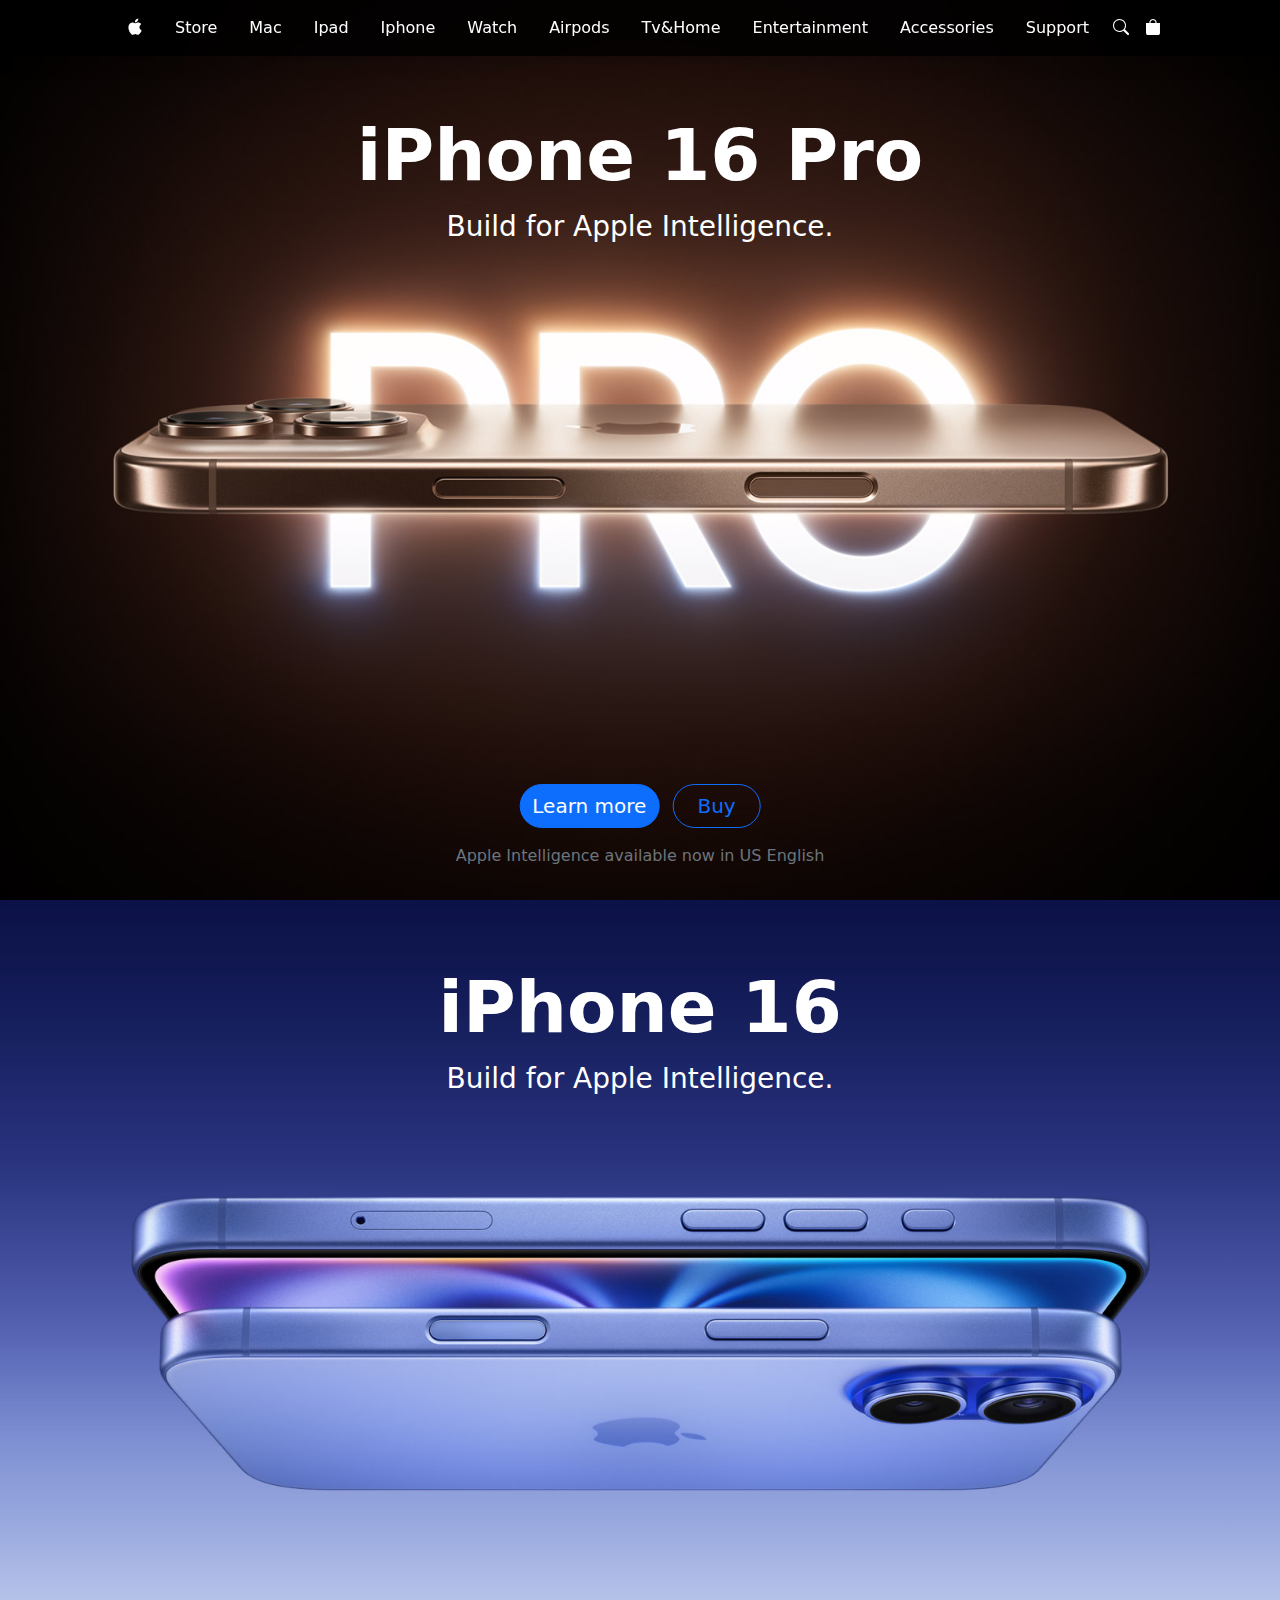
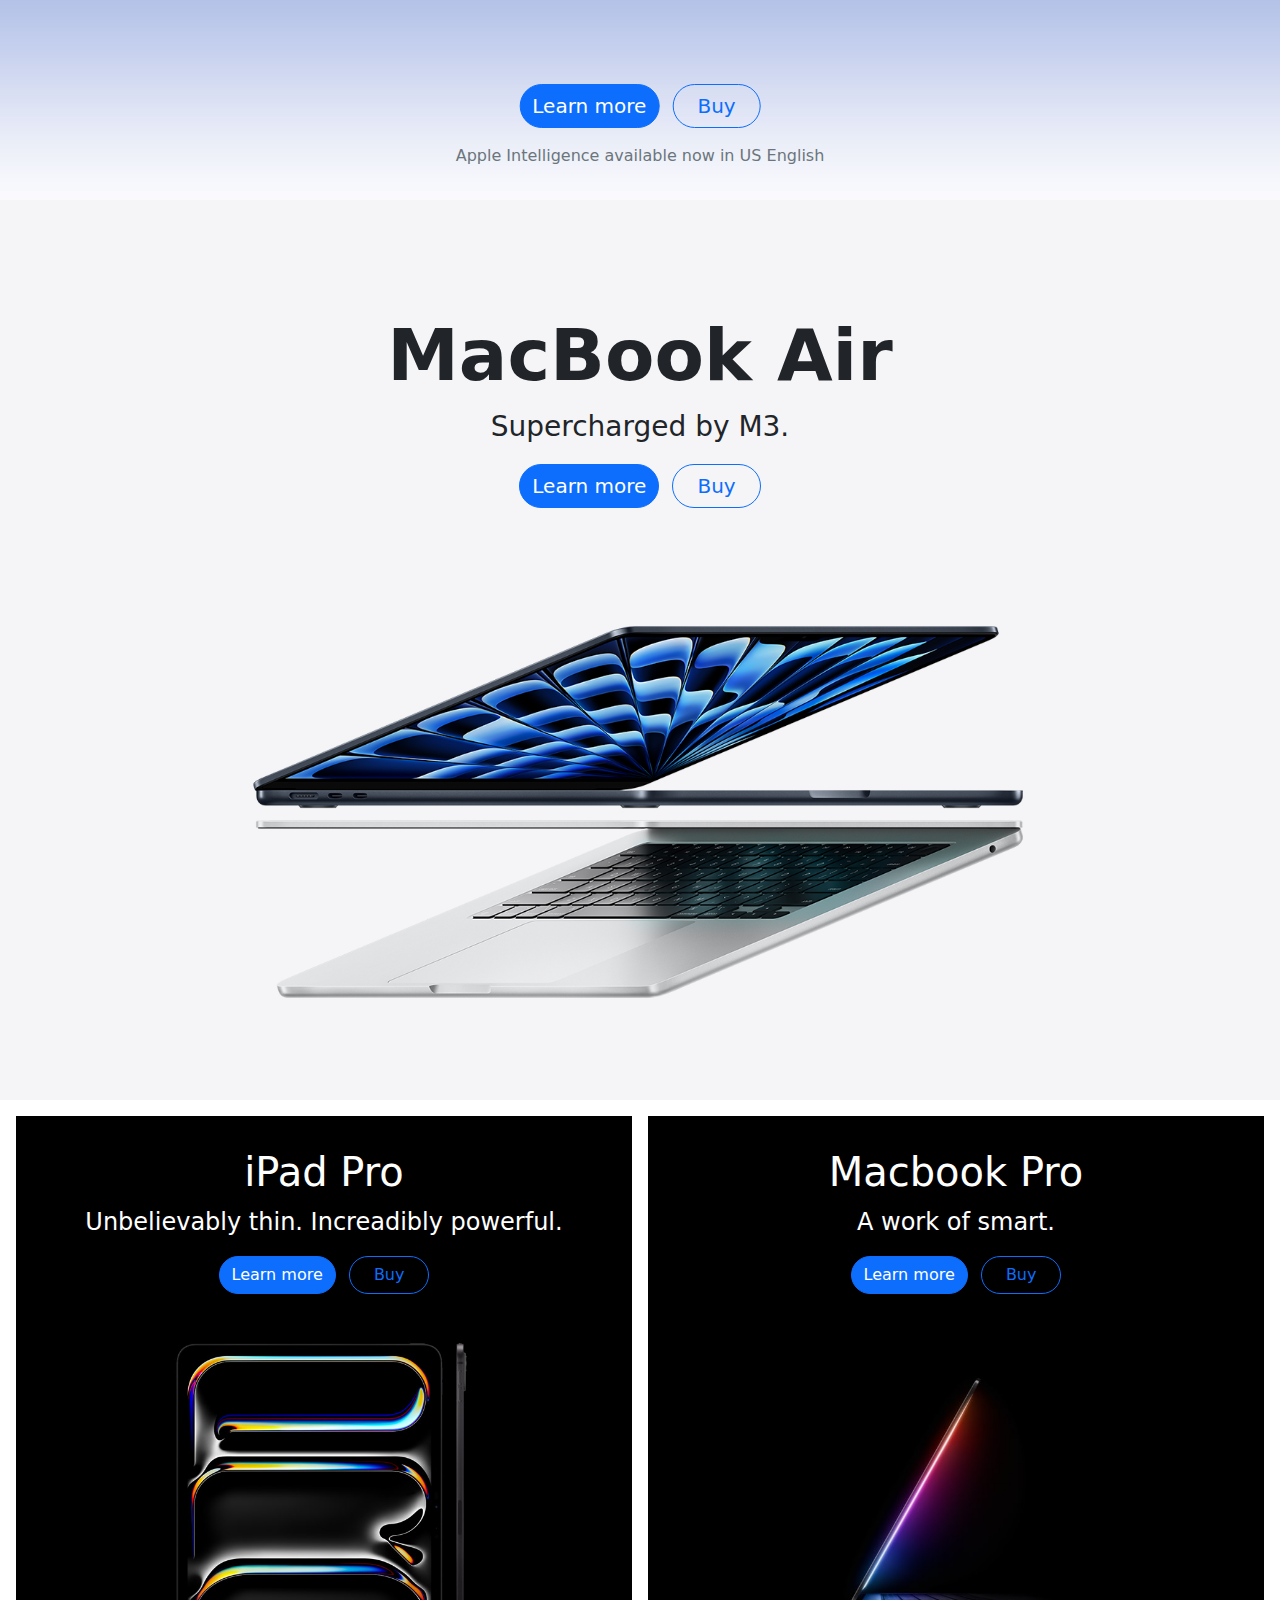
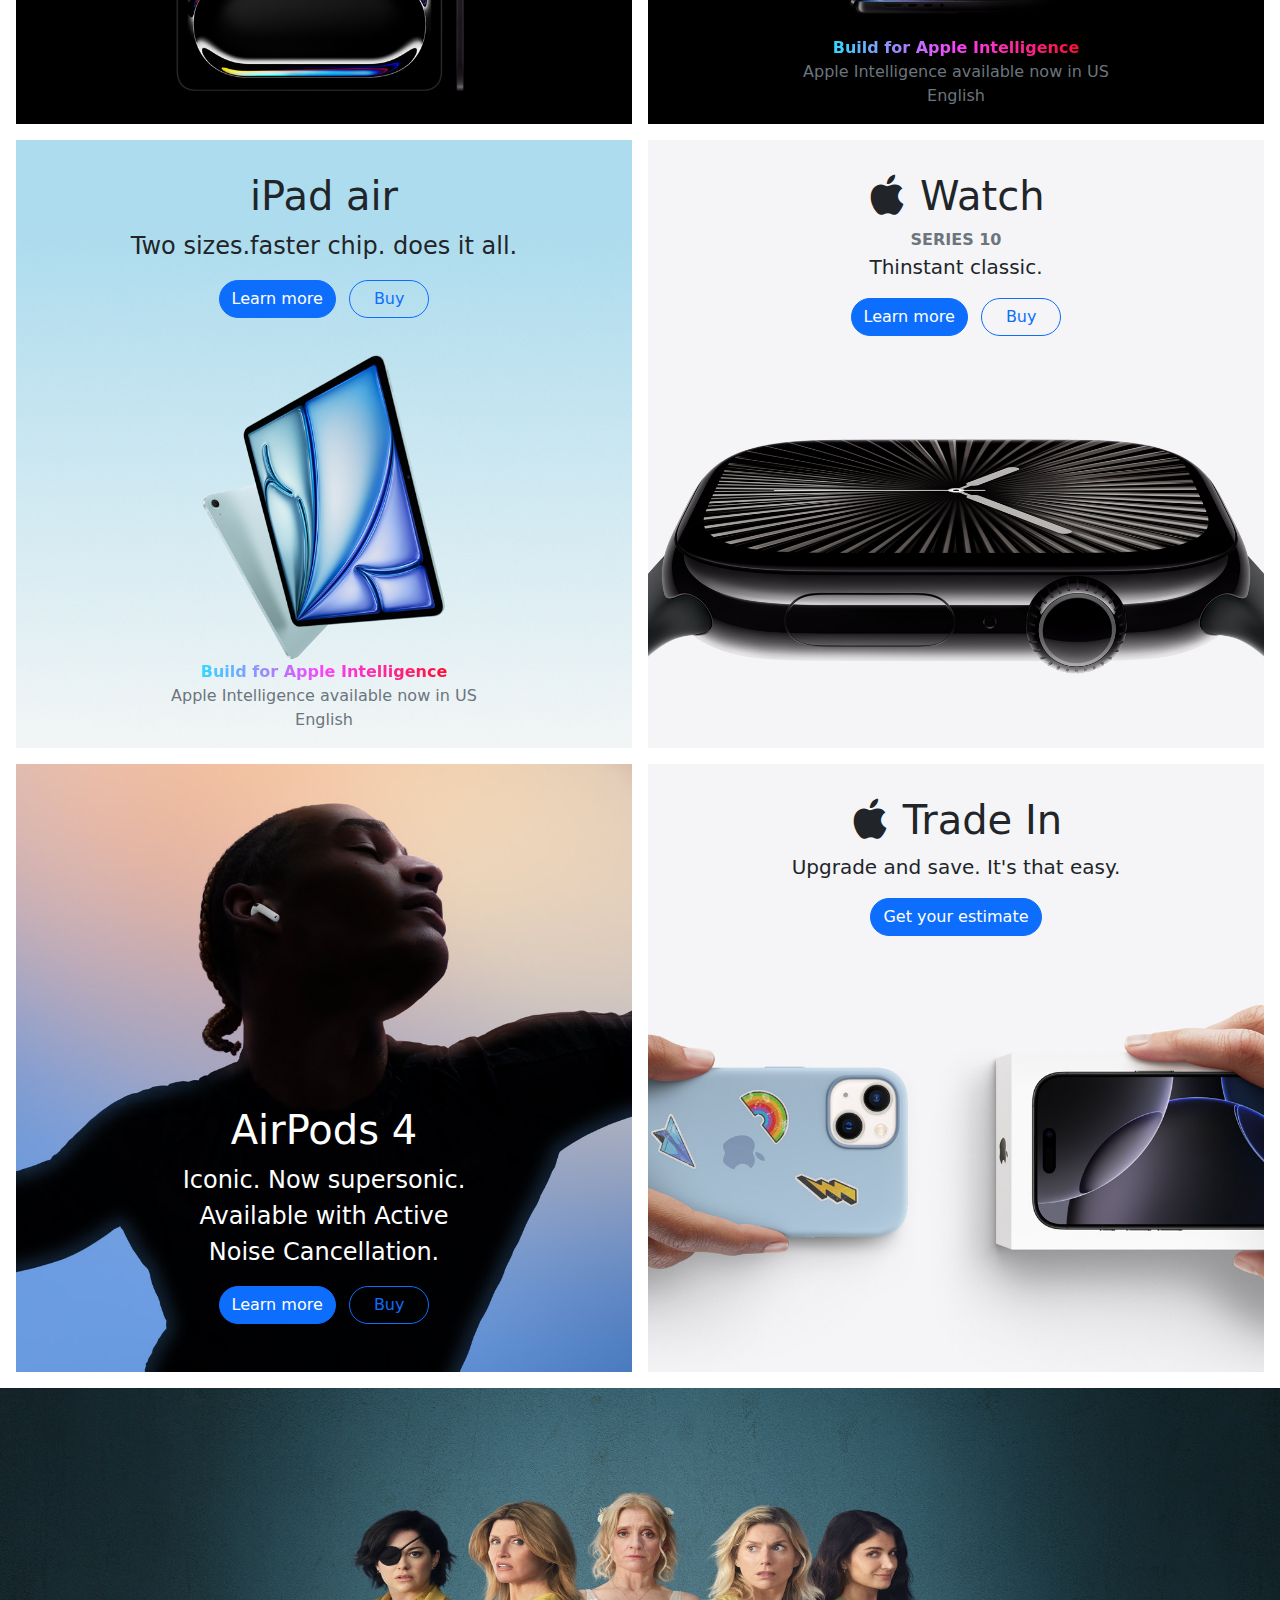
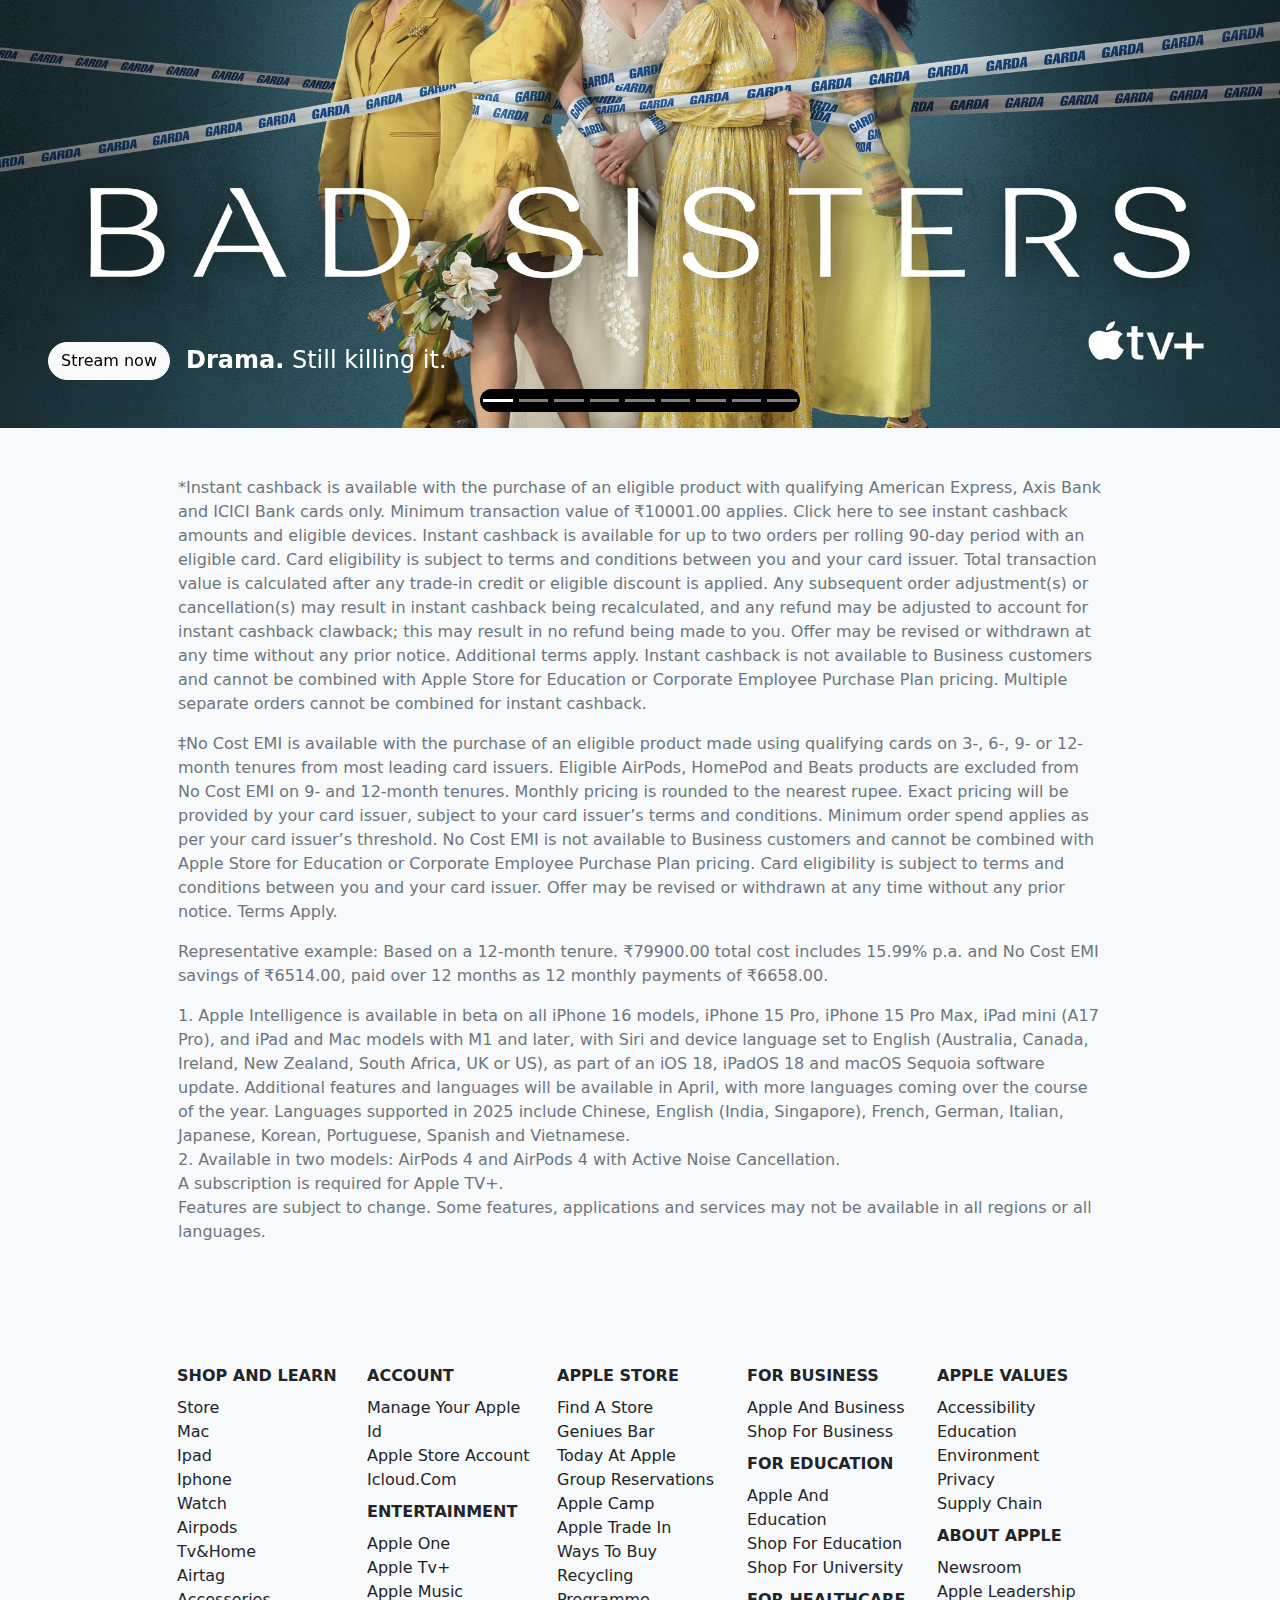
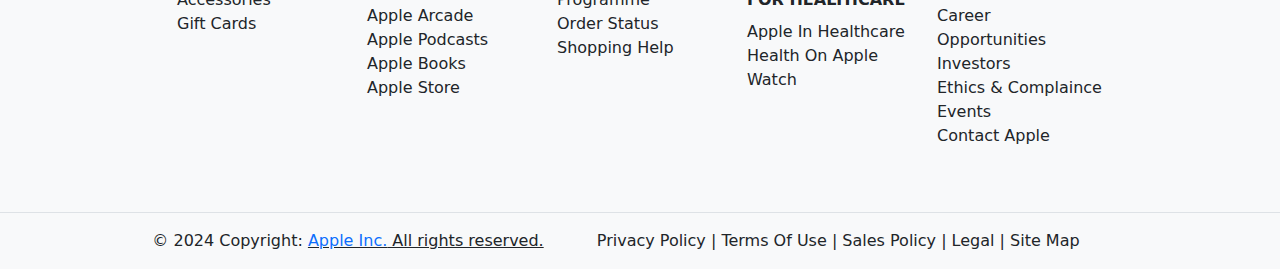
<file: Apple clone/index.html>
<!DOCTYPE html>
<html lang="en">
  <head>
    <meta charset="UTF-8" />
    <meta name="viewport" content="width=device-width, initial-scale=1.0" />
    <title>Apple Clone</title>

    <link rel="stylesheet" href="style/bootstrap.min.css" type="text/css" />
    <link rel="stylesheet" href="bt-icons/bootstrap-icons.min.css" type="text/css" />
    <link rel="stylesheet" href="style/style.css" />
  </head>
  <body>
    <!------------------------ N A V I G A T I O N - B A R --------------------------->
    <header>
      <nav class="navbar navbar-expand-lg fixed-top shadow">
        <div class="container-fluid">
          <button class="navbar-toggler" type="button" data-bs-toggle="collapse" data-bs-target="#navbarSupportedContent">
            <span class="navbar-toggler-icon"></span>
          </button>
          <div class="collapse navbar-collapse" id="navbarSupportedContent">
            <ul class="navbar-nav mx-auto d-flex align-items-center gap-3 mb-lg-0 text-capitalize">
              <a class="nav-link text-white active" href="#home-page"><i class="bi bi-apple"></i></a>

              <li class="nav-item">
                <a class="nav-link text-white" href="#store">store</a>
              </li>
              <li class="nav-item">
                <a class="nav-link text-white" href="#mac-section">mac</a>
              </li>
              <li class="nav-item">
                <a class="nav-link text-white" href="#ipad-section">ipad</a>
              </li>
              <li class="nav-item">
                <a class="nav-link text-white" href="#iphone-section">iphone</a>
              </li>
              <li class="nav-item">
                <a class="nav-link text-white" href="#watch-section">watch</a>
              </li>
              <li class="nav-item">
                <a class="nav-link text-white" href="#airpods-section">airpods</a>
              </li>
              <li class="nav-item">
                <a class="nav-link text-white" href="#tv-and-home-section">tv&home</a>
              </li>
              <li class="nav-item">
                <a class="nav-link text-white" href="#entertainment-section">entertainment</a>
              </li>
              <li class="nav-item">
                <a class="nav-link text-white" href="#accessories-section">accessories</a>
              </li>
              <li class="nav-item">
                <a class="nav-link text-white" href="#support-section">support</a>
              </li>
              <i class="bi bi-search text-white"></i>
              <i class="bi bi-bag-fill text-white"></i>
            </ul>
          </div>
        </div>
      </nav>
    </header>
    <!------------------------ N A V I G A T I O N - B A R --------------------------->
    <main>
      <!----------------------------- H O M E - P A G E ----------------------------->
      <article id="home-page">
        <div class="container-fluid px-0">
          <!-- container-fluid -->

          <!--------- B A N N E R - S E C T I O N ---------->
          <section class="hero-section-item">
            <div class="card border-0 position-relative">
              <img src="./image/hero-section-1.jpg" width="100%" class="img-fluid object-fit-cover vh-100" alt="hero-section-1" />
              <div class="card-img-overlay text-center mt-5 text-white">
                <h2 class="card-title mt-5 display-2 fw-semibold">iPhone 16 Pro</h2>
                <p class="card-text fs-3">Build for Apple Intelligence.</p>
                <div class="position-absolute bottom-0 start-50 translate-middle-x mb-3">
                  <button class="btn btn-primary rounded-pill fs-5">Learn more</button>
                  <button class="btn btn-outline-primary rounded-pill fs-5 px-4 ms-2">Buy</button>
                  <p class="text-secondary mt-3">Apple Intelligence available now in US English</p>
                </div>
              </div>
            </div>
          </section>

          <section class="hero-section-item">
            <div class="card border-0 position-relative">
              <img src="./image/hero-section-2.jpg" width="100%" class="img-fluid object-fit-cover vh-100" alt="hero-section-2" />
              <div class="card-img-overlay text-center mt-5 text-white">
                <h2 class="card-title display-2 fw-semibold">iPhone 16</h2>
                <p class="card-text fs-3">Build for Apple Intelligence.</p>
                <div class="position-absolute bottom-0 start-50 translate-middle-x mb-3">
                  <button class="btn btn-primary rounded-pill fs-5">Learn more</button>
                  <button class="btn btn-outline-primary rounded-pill fs-5 px-4 ms-2">Buy</button>
                  <p class="text-secondary mt-3">Apple Intelligence available now in US English</p>
                </div>
              </div>
            </div>
          </section>

          <section class="hero-section-item">
            <div class="card border-0">
              <img src="./image/hero-section-3.jpg" width="100%" class="img-fluid object-fit-cover vh-100" alt="hero-section-3" />
              <div class="card-img-overlay text-center mt-5">
                <h2 class="card-title display-2 mt-5 fw-semibold">MacBook Air</h2>
                <p class="card-text fs-3">Supercharged by M3.</p>
                <button class="btn btn-primary rounded-pill fs-5">Learn more</button>
                <button class="btn btn-outline-primary rounded-pill fs-5 px-4 ms-2">Buy</button>
              </div>
            </div>
          </section>
          <!--------- B A N N E R - S E C T I O N ---------->

          <!----------------- S H O P P I N G - S E C T I O N ---------------->

          <section class="shopping-section m-3">
            <div class="row g-3">
              <div class="col-12 col-sm-12 col-md-6 col-lg-6">
                <div class="shopping-item mx-0">
                  <div class="card border-0">
                    <img src="image/hero-section-4.jpg" class="img-fluid" alt="hero-section-4" />
                    <div class="card-img-overlay">
                      <div class="text-white mt-3">
                        <div class="shopping-content text-center">
                          <h2 class="fs-1">iPad Pro</h2>
                          <p class="fs-4">Unbelievably thin. Increadibly powerful.</p>
                          <button class="btn btn-primary rounded-pill">Learn more</button>
                          <button class="btn btn-outline-primary rounded-pill px-4 ms-2">Buy</button>
                        </div>
                      </div>
                    </div>
                  </div>
                </div>
              </div>
              <div class="col-12 col-sm-12 col-md-6 col-lg-6">
                <div class="shopping-item mx-0">
                  <div class="card border-0 position-relative">
                    <img src="image/hero-section-5.jpg" class="img-fluid" alt="hero-section-5" />
                    <div class="card-img-overlay">
                      <div class="text-white mt-3">
                        <div class="shopping-content text-center">
                          <h2 class="fs-1">Macbook Pro</h2>
                          <p class="fs-4">A work of smart.</p>
                          <button class="btn btn-primary rounded-pill">Learn more</button>
                          <button class="btn btn-outline-primary rounded-pill px-4 ms-2">Buy</button>
                          <div class="position-absolute bottom-0 start-50 translate-middle-x">
                            <p class="gradient-txt mb-0 fw-semibold">Build for Apple Intelligence</p>
                            <p class="text-secondary">Apple Intelligence available now in US English</p>
                          </div>
                        </div>
                      </div>
                    </div>
                  </div>
                </div>
              </div>
              <div class="col-12 col-sm-12 col-md-6 col-lg-6">
                <div class="shopping-item mx-0">
                  <div class="card border-0 position-relative">
                    <img src="image/hero-section-6.jpg" class="img-fluid" alt="hero-section-6" />
                    <div class="card-img-overlay">
                      <div class="mt-3">
                        <div class="shopping-content text-center">
                          <h2 class="fs-1">iPad air</h2>
                          <p class="fs-4">Two sizes.faster chip. does it all.</p>
                          <button class="btn btn-primary rounded-pill">Learn more</button>
                          <button class="btn btn-outline-primary rounded-pill ms-2 px-4">Buy</button>
                          <div class="position-absolute bottom-0 start-50 translate-middle-x">
                            <p class="gradient-txt mb-0 fw-semibold">Build for Apple Intelligence</p>
                            <p class="text-secondary">Apple Intelligence available now in US English</p>
                          </div>
                        </div>
                      </div>
                    </div>
                  </div>
                </div>
              </div>
              <div class="col-12 col-sm-12 col-md-6 col-lg-6">
                <div class="shopping-item mx-0">
                  <div class="card border-0">
                    <img src="image/hero-ssection-7.0.jpg" class="img-fluid" alt="hero-section-7" />
                    <div class="card-img-overlay">
                      <div class="mt-3">
                        <div class="shopping-content text-center">
                          <h2 class="fs-1">
                            <i class="bi bi-apple"></i>
                            Watch
                          </h2>
                          <p class="mb-0 text-secondary fw-semibold">SERIES 10</p>
                          <p class="fs-5">Thinstant classic.</p>
                          <button class="btn btn-primary rounded-pill">Learn more</button>
                          <button class="btn btn-outline-primary rounded-pill ms-2 px-4">Buy</button>
                        </div>
                      </div>
                    </div>
                  </div>
                </div>
              </div>
              <div class="col-12 col-sm-12 col-md-6 col-lg-6">
                <div class="shopping-item mx-0">
                  <div class="card border-0 position-relative">
                    <img src="image/hero-section-8.jpg" alt="" />
                    <div class="card-img-overlay">
                      <div class="position-absolute bottom-0 start-50 translate-middle-x mb-5">
                        <div class="shopping-content text-center text-white">
                          <h2 class="fs-1">AirPods 4</h2>
                          <p class="fs-4">
                            Iconic. Now supersonic. <br />
                            Available with Active Noise Cancellation.
                          </p>
                          <button class="btn btn-primary rounded-pill">Learn more</button>
                          <button class="btn btn-outline-primary rounded-pill ms-2 px-4">Buy</button>
                        </div>
                      </div>
                    </div>
                  </div>
                </div>
              </div>
              <div class="col-12 col-sm-12 col-md-6 col-lg-6">
                <div class="shopping-item mx-0">
                  <div class="card border-0">
                    <img src="image/hero-section-9.jpg" alt="" />
                    <div class="card-img-overlay">
                      <div class="mt-3">
                        <div class="shopping-content text-center">
                          <h2 class="fs-1">
                            <i class="bi bi-apple"></i>
                            Trade In
                          </h2>
                          <p class="fs-5">Upgrade and save. It's that easy.</p>
                          <button class="btn btn-primary rounded-pill">Get your estimate</button>
                        </div>
                      </div>
                    </div>
                  </div>
                </div>
              </div>
            </div>
          </section>

          <!----------------- S H O P P I N G - S E C T I O N ---------------->

          <!------------------- C A R O U S E L - S E C T I O N --------------------->

          <section>
            <div id="carouselExampleIndicators" class="carousel slide" data-bs-ride="carousel">
              <div class="carousel-indicators bg-black mx-auto w-25 rounded-pill">
                <button data-bs-target="#carouselExampleIndicators" data-bs-slide-to="0" class="active"></button>
                <button data-bs-target="#carouselExampleIndicators" data-bs-slide-to="1"></button>
                <button data-bs-target="#carouselExampleIndicators" data-bs-slide-to="2"></button>
                <button data-bs-target="#carouselExampleIndicators" data-bs-slide-to="3"></button>
                <button data-bs-target="#carouselExampleIndicators" data-bs-slide-to="4"></button>
                <button data-bs-target="#carouselExampleIndicators" data-bs-slide-to="5"></button>
                <button data-bs-target="#carouselExampleIndicators" data-bs-slide-to="6"></button>
                <button data-bs-target="#carouselExampleIndicators" data-bs-slide-to="7"></button>
                <button data-bs-target="#carouselExampleIndicators" data-bs-slide-to="8"></button>
              </div>
              <div class="carousel-inner">
                <div class="carousel-item active">
                  <img src="image/apple-tv-1.jpg" class="img-fluid w-100 h-100" alt="apple-tv-img-1" />
                  <div class="d-flex gap-3 position-absolute start-0 bottom-0 mb-5 ms-5">
                    <a href="#" class="btn btn-light rounded-pill">Stream now</a>
                    <p class="text-white mb-0 fs-4"><span class="fw-bold">Drama.</span> Still killing it.</p>
                  </div>
                </div>
                <div class="carousel-item">
                  <img src="image/apple-tv-2.jpg" class="img-fluid w-100 h-100" alt="apple-tv-img-2" />
                  <div class="d-flex gap-3 position-absolute start-0 bottom-0 mb-5 ms-5">
                    <a href="#" class="btn btn-light rounded-pill">Stream now</a>
                    <p class="text-white mb-0 fs-4"><span class="fw-bold">Sci-Fi.</span> To live, you need something to die for.</p>
                  </div>
                </div>
                <div class="carousel-item">
                  <img src="image/apple-tv-3.jpg" class="img-fluid w-100 h-100" alt="apple-tv-img-3" />
                  <div class="d-flex gap-3 position-absolute start-0 bottom-0 mb-5 ms-5">
                    <a href="#" class="btn btn-light rounded-pill">Stream now</a>
                    <p class="text-white mb-0 fs-4"><span class="fw-bold">Comedy.</span> Getting it together.Together.</p>
                  </div>
                </div>
                <div class="carousel-item">
                  <img src="image/apple-tv-4.jpg" class="img-fluid w-100 h-100" alt="apple-tv-img-4" />
                  <div class="d-flex gap-3 position-absolute start-0 bottom-0 mb-5 ms-5">
                    <a href="#" class="btn btn-light rounded-pill">Stream now</a>
                    <p class="text-white mb-0 fs-4">
                      <span class="fw-bold">Thriller.</span> Any resemblance to persons living or dead is not a coincidence.
                    </p>
                  </div>
                </div>
                <div class="carousel-item">
                  <img src="image/apple-tv-5.jpg" class="img-fluid w-100 h-100" alt="apple-tv-img-5" />
                  <div class="d-flex gap-3 position-absolute start-0 bottom-0 mb-5 ms-5">
                    <a href="#" class="btn btn-light rounded-pill">Stream now</a>
                    <p class="text-white mb-0 fs-4">
                      <span class="fw-bold">Action.</span> George Clooney and Brad Pitt are rival fixers stuck on the same job for one wild night.
                    </p>
                  </div>
                </div>
                <div class="carousel-item">
                  <img src="image/apple-tv-6.jpg" class="img-fluid w-100 h-100" alt="apple-tv-img-6" />
                  <div class="d-flex gap-3 position-absolute start-0 bottom-0 mb-5 ms-5">
                    <a href="#" class="btn btn-light rounded-pill">Stream now</a>
                    <p class="text-white mb-0 fs-4"><span class="fw-bold">Thriller.</span> Old sins cast new shadows.</p>
                  </div>
                </div>
                <div class="carousel-item">
                  <img src="image/apple-tv-7.jpg" class="img-fluid w-100 h-100" alt="apple-tv-img-7" />
                  <div class="d-flex gap-3 position-absolute start-0 bottom-0 mb-5 ms-5">
                    <a href="#" class="btn btn-light rounded-pill">Stream now</a>
                    <p class="text-white mb-0 fs-4"><span class="fw-bold">Action.</span> Worst.Heist.Ever.</p>
                  </div>
                </div>
                <div class="carousel-item">
                  <img src="image/apple-tv-8.jpg" class="img-fluid w-100 h-100" alt="apple-tv-img-8" />
                  <div class="d-flex gap-3 position-absolute start-0 bottom-0 mb-5 ms-5">
                    <a href="#" class="btn btn-light rounded-pill">Stream now</a>
                    <p class="text-white mb-0 fs-4"><span class="fw-bold">Crime.</span> Presume nothing.</p>
                  </div>
                </div>
                <div class="carousel-item">
                  <img src="image/apple-tv-9.jpg" class="img-fluid w-100 h-100" alt="apple-tv-img-9" />
                  <div class="d-flex gap-3 position-absolute start-0 bottom-0 mb-5 ms-5">
                    <a href="#" class="btn btn-light rounded-pill">Stream now</a>
                    <p class="text-white mb-0 fs-4"><span class="fw-bold">Sci-fi.</span> One life. Infinite possibilities.</p>
                  </div>
                </div>
              </div>
            </div>
          </section>

          <section class="home-page-info bg-light">
            <div class="container">
              <ul class="list-unstyled p-5 mb-0">
              <li>
                <p class="text-secondary mx-5">
                  *Instant cashback is available with the purchase of an eligible product with qualifying American Express, Axis Bank and ICICI Bank
                  cards only. Minimum transaction value of ₹10001.00 applies. Click here to see instant cashback amounts and eligible devices. Instant
                  cashback is available for up to two orders per rolling 90-day period with an eligible card. Card eligibility is subject to terms and
                  conditions between you and your card issuer. Total transaction value is calculated after any trade-in credit or eligible discount is
                  applied. Any subsequent order adjustment(s) or cancellation(s) may result in instant cashback being recalculated, and any refund may
                  be adjusted to account for instant cashback clawback; this may result in no refund being made to you. Offer may be revised or
                  withdrawn at any time without any prior notice. Additional terms apply. Instant cashback is not available to Business customers and
                  cannot be combined with Apple Store for Education or Corporate Employee Purchase Plan pricing. Multiple separate orders cannot be
                  combined for instant cashback.
                </p>
              </li>
              <li>
                <p class="text-secondary mx-5">
                  ‡No Cost EMI is available with the purchase of an eligible product made using qualifying cards on 3-, 6-, 9- or 12-month tenures
                  from most leading card issuers. Eligible AirPods, HomePod and Beats products are excluded from No Cost EMI on 9- and 12-month
                  tenures. Monthly pricing is rounded to the nearest rupee. Exact pricing will be provided by your card issuer, subject to your card
                  issuer’s terms and conditions. Minimum order spend applies as per your card issuer’s threshold. No Cost EMI is not available to
                  Business customers and cannot be combined with Apple Store for Education or Corporate Employee Purchase Plan pricing. Card
                  eligibility is subject to terms and conditions between you and your card issuer. Offer may be revised or withdrawn at any time
                  without any prior notice. Terms Apply.
                </p>
              </li>
              <li>
                <p class="text-secondary mx-5">
                  Representative example: Based on a 12-month tenure. ₹79900.00 total cost includes 15.99% p.a. and No Cost EMI savings of ₹6514.00,
                  paid over 12 months as 12 monthly payments of ₹6658.00.
                </p>
              </li>
              <li>
                <p class="text-secondary mx-5">
                  1. Apple Intelligence is available in beta on all iPhone 16 models, iPhone 15 Pro, iPhone 15 Pro Max, iPad mini (A17 Pro), and iPad
                  and Mac models with M1 and later, with Siri and device language set to English (Australia, Canada, Ireland, New Zealand, South
                  Africa, UK or US), as part of an iOS 18, iPadOS 18 and macOS Sequoia software update. Additional features and languages will be
                  available in April, with more languages coming over the course of the year. Languages supported in 2025 include Chinese, English
                  (India, Singapore), French, German, Italian, Japanese, Korean, Portuguese, Spanish and Vietnamese.
                  <br />
                  2. Available in two models: AirPods 4 and AirPods 4 with Active Noise Cancellation.
                  <br />
                  A subscription is required for Apple TV+.
                  <br />
                  Features are subject to change. Some features, applications and services may not be available in all regions or all languages.
                </p>
              </li>
            </ul>
            </div>
          </section>

          <!------------------- C A R O U S E L - S E C T I O N --------------------->
        </div>
        <!-- container-fluid -->
      </article>
      <!----------------------------- H O M E - P A G E - E N D ---------------------------->
      <!----------------------------- S T O R E - S E C T I O N ----------------------------->
      <article id="store">
        <div class="container">
          <!-- container -->
          <section class="row pt-5 mt-5">
            <div class="col-12 col-sm-12 col-md-6 col-lg-6">
              <h2 class="fs-1 fw-semibold text-capitalize">Store.<span class="text-secondary">the best way to buy the products you love.</span></h2>
            </div>
            <div class="col-12 col-sm-12 col-md-6 col-lg-6">
              <div class="d-flex flex-column align-items-end">
                <div class="d-flex gap-3">
                  <img src="./images/chat-specialist.jpeg" width="50px" height="50px" alt="chat-specialist" />
                  <ul class="list-unstyled">
                    <li>
                      <p class="mb-0">Need shopping help?</p>
                    </li>
                    <li>
                      <a href="#">Ask a specialist</a>
                    </li>
                  </ul>
                </div>
                <div class="d-flex gap-3">
                  <img src="./images/apple-location-icon.webp" width="50px" height="50px" alt="chat-specialist" />
                  <ul class="list-unstyled">
                    <li>
                      <p class="mb-0">Visit an apple store.</p>
                    </li>
                    <li>
                      <a href="#">Find one near you</a>
                    </li>
                  </ul>
                </div>
              </div>
            </div>
          </section>

          <section class="store-quickPanel py-5">
            <div class="d-flex gap-3">
              <!------- C A R D - 1 ------->

              <div class="card border-0">
                <img src="./images/mav-store.png" width="100%" height="100%" class="card-img" alt="..." />
                <p class="text-capitalize text-center pt-2">mac</p>
              </div>

              <!------- C A R D - 2 ------->

              <div class="card border-0">
                <img src="./images/iphone-store.png" width="100%" height="100%" class="card-img" alt="..." />
                <p class="text-capitalize text-center pt-2">iPhone</p>
              </div>

              <!------- C A R D - 3 ------->

              <div class="card border-0">
                <img src="./images/ipad-store.png" width="100%" height="100%" class="card-img" alt="..." />
                <p class="text-capitalize text-center pt-2">iPad</p>
              </div>

              <!------- C A R D - 4 ------->

              <div class="card border-0">
                <img src="./images/watch-store.png" width="100%" height="100%" class="card-img" alt="..." />
                <p class="text-capitalize text-center pt-2">Apple watch</p>
              </div>

              <!------- C A R D - 5 ------->

              <div class="card border-0">
                <img src="./images/airpods-store.png" width="100%" height="100%" class="card-img" alt="..." />
                <p class="text-capitalize text-center pt-2">Airpods</p>
              </div>

              <!------- C A R D - 6 ------->

              <div class="card border-0">
                <img src="./images/airtag-store.png" width="100%" height="100%" class="card-img" alt="..." />
                <p class="text-capitalize text-center pt-2">Airtag</p>
              </div>

              <!------- C A R D - 7 ------->

              <div class="card border-0">
                <img src="./images/apple-tv-store.png" width="100%" height="100%" class="card-img" alt="..." />
                <p class="text-capitalize text-center pt-2">Apple tv 4k</p>
              </div>

              <!------- C A R D - 8 ------->

              <div class="card border-0">
                <img src="./images/homepod-store.png" width="100%" height="100%" class="card-img" alt="..." />
                <p class="text-capitalize text-center pt-2">Homepod</p>
              </div>

              <!------- C A R D - 9 ------->

              <div class="card border-0">
                <img src="./images/accessories-store.png" width="100%" height="100%" class="card-img" alt="..." />
                <p class="text-capitalize text-center pt-2">Accessories</p>
              </div>
            </div>
          </section>
        </div>
        <!-- container -->
        <section class="store-slider-1">
          <div class="container">
            <div class="latest-title">
              <h2 class="fs-2">The Latest.<span class="text-secondary">Take A Look At What's New Right Now</span></h2>
            </div>
          </div>

          <div id="carouselExample" class="row flex-nowrap p-5 gap-3 overflow-x-scroll w-100">
            <!------- C A R D - 1 ------>

            <div class="card px-0 border-0 shadow-lg rounded-4 overflow-hidden ms-5">
              <img src="./images/carousel-iphone.jpeg" width="100%" height="100%" class="rounded" alt="..." />
              <div class="card-img-overlay text-white">
                <h5 class="card-title">IPHONE 15 PRO</h5>
                <h2 class="card-text">Titanium</h2>
                <h6 class="card-text">From ₹5621.00/mo. for 24 mo. with No Cost EMI§ or ₹134900.00‡</h6>
              </div>
            </div>

            <!-- CARD - 2 -->
            <div class="card px-0 border-0 shadow-lg rounded-4 overflow-hidden">
              <img src=".//images/carousel-ipad.jpeg" width="100%" height="100%" class="card-img" alt="..." />
              <div class="card-img-overlay text-white">
                <h5 class="card-title">IPAD PRO</h5>
                <h2 class="card-text">thinpossible.</h2>
                <h6 class="card-text">From ₹99900.00‡</h6>
              </div>
            </div>

            <!-- CARD-3 -->

            <div class="card px-0 border-0 shadow-lg rounded-4 overflow-hidden">
              <img src="./images/carousel-mac-or-ipad.jpeg" width="100%" height="100%" class="card-img" alt="..." />
              <div class="card-img-overlay">
                <h5 class="card-title text-danger">LIMITED TIME OFFER</h5>
                <h2 class="card-text">Save on Mac or iPad for University.</h2>
                <h6 class="card-text">
                  Plus get AirPods with Mac,◊◊◊ <br />
                  Apple Pencil with iPad,◊◊◊ <br />
                  20% off AppleCare+,°°° and more.
                </h6>
              </div>
            </div>

            <!-- CARD-4 -->
            <div class="card px-0 border-0 shadow-lg rounded-4 overflow-hidden">
              <img src="./images/carousel-4.jpeg" width="100%" height="100%" class="card-img" alt="..." />
              <div class="card-img-overlay">
                <h5 class="card-title">MACBOOK AIR</h5>
                <h2 class="card-text">Designed to go Places.</h2>
                <h6 class="card-text">From ₹99900.00‡</h6>
              </div>
            </div>

            <!-- CARD-5 -->

            <div class="card px-0 border-0 shadow-lg rounded-4 overflow-hidden">
              <img src="./images/carouusel-5.jpeg" width="100%" height="100%" class="card-img" alt="..." />
              <div class="card-img-overlay">
                <h5 class="card-title">IPAD AIR</h5>
                <h2 class="card-text">FResh Air.</h2>
                <h6 class="card-text">From ₹59900.00‡</h6>
              </div>
            </div>
            <!-- CARD-6 -->

            <div class="card px-0 border-0 shadow-lg rounded-4 overflow-hidden">
              <img src="./images/carousel-6.png" width="100%" height="100%" class="card-img" alt="..." />
              <div class="card-img-overlay text-white">
                <h5 class="card-title">APPLE PENCIL PRO</h5>
                <h2 class="card-text">Engineered for limitless creativity.</h2>
                <h6 class="card-text">₹11900.00‡</h6>
              </div>
            </div>
            <!-- CARD-7 -->

            <div class="card px-0 border-0 shadow-lg rounded-4 overflow-hidden">
              <img src="./images/carousel-7.jpeg" width="100%" height="100%" class="card-img" alt="..." />
              <div class="card-img-overlay text-white">
                <h5 class="card-title">APPLE WATCH SERIES 9</h5>
                <h2 class="card-text">Smarter.Brighter.Mightier.</h2>
                <h6 class="card-text">From ₹41900.00‡</h6>
              </div>
            </div>

            <!-- CARD - 8 -->

            <div class="card px-0 border-0 shadow-lg rounded-4 overflow-hidden">
              <img src="./images/carousel-8.jpeg" width="100%" height="100%" class="card-img" alt="..." />
              <div class="card-img-overlay">
                <h5 class="card-title">IPHONE 15</h5>
                <h2 class="card-text">Newphoria.</h2>
                <h6 class="card-text">From ₹3329.00/mo. for 24 mo. with No Cost EMI§ or ₹79900.00‡</h6>
              </div>
            </div>

            <!-- CARD-9 -->

            <div class="card px-0 border-0 shadow-lg rounded-4 overflow-hidden">
              <img src="./images/carousel-9.jpeg" width="100%" height="100%" class="card-img" alt="..." />
              <div class="card-img-overlay">
                <h5 class="card-title">APPLE WATCH ULTRA 2</h5>
                <h2 class="card-text">Next-level Adventure.</h2>
                <h6 class="card-text">From ₹89900.00‡</h6>
              </div>
            </div>

            <!------------- C A R D - 10 ---------------->

            <div class="card px-0 border-0 shadow-lg rounded-4 overflow-hidden">
              <img src="./images/carousel-10.jpeg" width="100%" height="100%" class="card-img" alt="..." />
              <div class="card-img-overlay">
                <h5 class="card-title">MACBOOK PRO</h5>
                <h2 class="card-text">Mind-blowing.<br />Head-turning</h2>
                <h6 class="card-text">From ₹169900.00‡</h6>
              </div>
            </div>

            <!------------- C A R D - 11 ---------------->

            <div class="card px-0 border-0 shadow-lg rounded-4 overflow-hidden">
              <img src="./images/carousel-11.jpeg" width="100%" height="100%" class="card-img" alt="..." />
              <div class="card-img-overlay">
                <h5 class="card-title">APPLE WATCH SE</h5>
                <h2 class="card-text">A Great Deal To Love.</h2>
                <h6 class="card-text">From ₹29900.00‡</h6>
              </div>
            </div>

            <!------------- C A R D - 12 ---------------->

            <div class="card px-0 border-0 shadow-lg rounded-4 overflow-hidden me-5">
              <img src="./images/carousel-12.jpeg" width="100%" height="100%" class="card-img" alt="..." />
              <div class="card-img-overlay text-white">
                <h5 class="card-title">
                  PRIDE EDITION<br />
                  BRAIDED SOLO LOOP
                </h5>
                <h2 class="card-text">Let your light shine.</h2>
                <h6 class="card-text">From ₹9500.00‡</h6>
              </div>
            </div>
          </div>
        </section>

        <!----------- S T O R E - S L I D E R - 2 ---------->
        <section class="store-slider-2">
          <div class="container">
            <div class="help-title">
              <h2 class="fs-2">Help is here.<span class="text-secondary">Whenever and however you need it.</span></h2>
            </div>
          </div>

          <div id="carouselExample2" class="row flex-nowrap p-5 gap-3 overflow-x-scroll w-100 position-relative">
            <!------- C A R D - 1 ------>

            <div class="card px-0 border-0 shadow-lg rounded-4 overflow-hidden ms-5">
              <img src="./images/helper-1.jpeg" width="100%" height="100%" class="rounded" alt="..." />
              <div class="card-img-overlay">
                <p class="card-title text-secondary">APPLE SPECIALIST</p>
                <h2 class="card-text">Shop one on one with a specialist online.</h2>
              </div>
            </div>

            <!-- CARD - 2 -->
            <div class="card px-0 border-0 shadow-lg rounded-4 overflow-hidden" style="width: 25rem">
              <img src=".//images/helper-2.jpeg" width="100%" height="100%" class="card-img" alt="..." />
              <div class="card-img-overlay text-white">
                <p class="card-title text-secondary">BUSINESS</p>
                <h2 class="card-text">From enterprise to small business, we’ll work with you.</h2>
              </div>
            </div>

            <!-- CARD-3 -->

            <div class="card px-0 border-0 shadow-lg rounded-4 overflow-hidden">
              <img src="./images/helper-3.jpeg" width="100%" height="100%" class="card-img" alt="..." />
              <div class="card-img-overlay">
                <p class="card-title text-secondary">TODAY AT APPLE</p>
                <h2 class="card-text">Gear up for the University.</h2>
                <p class="card-text">Go back to school with Mac and iPad. Join free sessions at the Apple Store.</p>
              </div>
            </div>

            <!-- CARD-4 -->
            <div class="card px-0 border-0 shadow-lg rounded-4 overflow-hidden">
              <img src="./images/helper-4.jpeg" width="100%" height="100%" class="card-img" alt="..." />
              <div class="card-img-overlay">
                <h2 class="card-title">GET HELP STARTING UP YOUR NEW DEVICE IN A FREE ONLINE PERSONAL SESSION.</h2>
              </div>
            </div>

            <!-- CARD-5 -->

            <div class="card px-0 border-0 shadow-lg rounded-4 overflow-hidden">
              <img src="./images/helper-5.jpeg" width="100%" height="100%" class="card-img" alt="..." />
              <div class="card-img-overlay">
                <p class="card-title text-secondary">WATCH AND LEARN</p>
                <h2 class="card-text">Need support? Our teams are here for you.</h2>
              </div>
            </div>
          </div>
        </section>
        <!----------- S T O R E - S L I D E R - 2 - E N D --------->

        <!----------- S T O R E - S L I D E R - 3 ---------->

        <section class="store-slider-3">
          <div class="container">
            <div class="apple-store-title">
              <h2 class="fs-2">The Apple Store difference.<span class="text-secondary">Even more reasons to shop with us.</span></h2>
            </div>
          </div>

          <div id="carouselExample3" class="row overflow-x-scroll flex-nowrap gap-3 p-5 w-100">
            <!-- CARD-1 -->
            <div class="store-items-3 ms-5 card rounded-4 shadow border-0">
              <div class="card-body py-5 position-relative">
                <i class="bi bi-phone fs-1 text-primary"></i>
                <h4 class="mb-2">
                  <span class="text-primary">Exchange your smartphone,</span> get ₹16000.00 – ₹62015.00 in credit towards a new one.*
                </h4>
                <i
                  class="bi bi-plus-circle-fill text-black fs-2 position-absolute bottom-0 end-0 mb-1"
                  data-bs-toggle="modal"
                  data-bs-target="#storeexampleModal-1"></i>
              </div>
            </div>

            <!-- card-1-modal -->
            <div class="modal fade" id="storeexampleModal-1" tabindex="-1" aria-labelledby="exampleModalLabel" aria-hidden="true">
              <div class="modal-dialog modal-lg">
                <div class="modal-content rounded-4">
                  <div class="modal-header border-0">
                    <button
                      type="button"
                      id="reset"
                      class="btn-close p-2 rounded-circle bg-secondary"
                      data-bs-dismiss="modal"
                      aria-label="Close"></button>
                  </div>
                  <div class="modal-body p-5">
                    <h2 class="modal-title">Get instant trade-in credit for your new device.</h2>
                    <p>With Apple Trade In, you get instant credit towards a new iPhone when you exchange an eligible smartphone.</p>
                    <br />
                    <p>
                      Shop online and choose to deliver your new iPhone to complete your trade-in right on your doorstep. Or order online and pick up
                      at an Apple Store to complete your trade-in when you collect your new iPhone.
                    </p>
                    <br />
                    <p>You can also buy at an Apple store and exchange your eligible smartphone for instant credit towards your new iPhone.</p>
                    <br />

                    <div class="container d-flex justify-content-center">
                      <table class="fw-semibold w-75">
                        <thead>
                          <tr>
                            <th class="fw-normal">Your device</th>
                            <th class="fw-normal">Estimated trade-in value*</th>
                          </tr>
                        </thead>
                        <tbody class="fs-5">
                          <tr>
                            <td>iPhone 14 Pro Max</td>
                            <td>Up to ₹62015.00</td>
                          </tr>
                          <tr>
                            <td>iPhone 14 Pro</td>
                            <td>Up to ₹59000.00</td>
                          </tr>
                          <tr>
                            <td>iPhone 14 Plus</td>
                            <td>Up to ₹38990.00</td>
                          </tr>
                          <tr>
                            <td>iPhone&nbsp;14</td>
                            <td>Up to ₹37000.00</td>
                          </tr>
                          <tr>
                            <td>iPhone SE (3rd&nbsp;generation)</td>
                            <td><span class="nowrap">Up to ₹19000.00</span></td>
                          </tr>
                          <tr>
                            <td>iPhone 13 Pro Max</td>
                            <td>Up to ₹49005.00</td>
                          </tr>
                          <tr>
                            <td>iPhone 13 Pro</td>
                            <td>Up to ₹47000.00</td>
                          </tr>
                          <tr>
                            <td>iPhone 13</td>
                            <td>Up to ₹34000.00</td>
                          </tr>
                          <tr>
                            <td>iPhone 13 mini</td>
                            <td>Up to ₹31000.00</td>
                          </tr>
                          <tr>
                            <td>iPhone 12 Pro Max</td>
                            <td>Up to ₹37000.00</td>
                          </tr>
                          <tr>
                            <td>iPhone 12 Pro</td>
                            <td>Up to ₹35000.00</td>
                          </tr>
                          <tr>
                            <td>iPhone 12</td>
                            <td>Up to ₹24000.00</td>
                          </tr>
                          <tr>
                            <td>iPhone 12 mini</td>
                            <td>Up to ₹19000.00</td>
                          </tr>
                          <tr>
                            <td>iPhone SE (2nd&nbsp;generation)</td>
                            <td><span class="nowrap">Up to ₹11000.00</span></td>
                          </tr>
                          <tr>
                            <td>iPhone 11 Pro Max</td>
                            <td>Up to ₹27000.00</td>
                          </tr>
                          <tr>
                            <td>iPhone 11 Pro</td>
                            <td>Up to ₹25000.00</td>
                          </tr>
                          <tr>
                            <td>iPhone 11</td>
                            <td>Up to ₹18000.00</td>
                          </tr>
                          <tr>
                            <td>iPhone XS Max</td>
                            <td>Up to ₹18000.00</td>
                          </tr>
                          <tr>
                            <td>iPhone XS</td>
                            <td><span class="nowrap">Up to ₹16000.00</span></td>
                          </tr>
                          <tr>
                            <td>iPhone XR</td>
                            <td><span class="nowrap">Up to ₹13000.00</span></td>
                          </tr>
                          <tr>
                            <td>iPhone X</td>
                            <td><span class="nowrap">Up to ₹14000.00</span></td>
                          </tr>
                          <tr>
                            <td>iPhone 8 Plus</td>
                            <td><span class="nowrap">Up to ₹11050.00</span></td>
                          </tr>
                          <tr>
                            <td>iPhone 8</td>
                            <td><span class="nowrap">Up to ₹10000.00</span></td>
                          </tr>
                          <tr>
                            <td>iPhone 7 Plus</td>
                            <td><span class="nowrap">Up to ₹9000.00</span></td>
                          </tr>
                          <tr>
                            <td>iPhone 7</td>
                            <td><span class="nowrap">Up to ₹8000.00</span></td>
                          </tr>
                          <tr>
                            <td>iPhone 6s Plus</td>
                            <td><span class="nowrap">Up to ₹7000.00</span></td>
                          </tr>
                          <tr>
                            <td>iPhone 6s</td>
                            <td><span class="nowrap">Up to ₹6000.00</span></td>
                          </tr>
                        </tbody>
                      </table>
                    </div>

                    <!------- I P H O N E S ------->
                    <div class="text-center my-5">
                      <h3>
                        Shop for a new iPhone with your <br />
                        trade‑in credit.
                      </h3>
                      <div class="my-5 d-flex justify-content-evenly">
                        <div>
                          <img src="./images/iphone-15-pro-car-3.png" alt="" />
                          <h4 class="mt-3">iPhone 15 Pro</h4>
                          <button class="btn btn-primary rounded-pill px-3 my-3">Buy</button> <br />
                          <a href="#">learn more ></a>
                        </div>

                        <div>
                          <img src="./images/iphone-15-car-3.png" alt="" />
                          <h4 class="mt-3">iPhone 15 Pro</h4>
                          <button class="btn btn-primary rounded-pill px-3 my-3">Buy</button> <br />
                          <a href="#">learn more ></a>
                        </div>
                      </div>
                      <a href="#" class="fs-4">Shop all iphone models ></a>
                    </div>
                  </div>
                </div>
              </div>
            </div>
            <!-- card-1-modal -->

            <!-- CARD-2 -->
            <div class="store-items-3 card rounded-4 shadow border-0">
              <div
                class="card-body py-5 position-relative"
                style="
                  background-image: linear-gradient(to right, yellow, orange, rgb(235, 64, 235), lightblue, lightseagreen);
                  background-clip: text;
                  color: transparent;
                ">
                <i class="bi bi-apple fs-1"></i>
                <h4 class="mb-2">Customise your Mac</h4>
                <i
                  class="bi bi-plus-circle-fill text-black fs-2 position-absolute bottom-0 end-0 mb-1"
                  data-bs-toggle="modal"
                  data-bs-target="#storeexampleModal-2"></i>
              </div>
            </div>

            <!-- CARD-2-MODAL -->
            <div class="modal fade" id="storeexampleModal-2" tabindex="-1">
              <div class="modal-dialog modal-lg modal-dialog-centered">
                <div class="modal-content rounded-4">
                  <div class="modal-header border-0">
                    <button type="button" class="btn-close p-2 rounded-circle bg-secondary" data-bs-dismiss="modal"></button>
                  </div>
                  <div class="modal-body p-5">
                    <h2 class="modal-title">Build the Mac that’s best for you.</h2>
                    <p>
                      When you buy online at Apple, you can customise your Mac just the way you want. Whether you need a more powerful chip, extra
                      memory or additional storage, you can tailor any new Mac to suit your needs.
                    </p>
                    <br />
                    <a href="#">Shop mac ></a><br />
                  </div>
                </div>
              </div>
            </div>
            <!-- CARD-2-MODAL -->
            <!-- CARD-2 -->

            <!-- CARD-3 -->

            <div class="store-items-3 card rounded-4 shadow border-0">
              <div class="card-body py-5 position-relative">
                <i class="bi bi-emoji-smile fs-1" style="color: blueviolet"></i>
                <h4 class="mb-2">Make them yours. <span style="color: blueviolet">Engrave a mix of emoji, names and numbers for free</span></h4>
                <i
                  class="bi bi-plus-circle-fill text-black fs-2 position-absolute bottom-0 end-0 mb-1"
                  data-bs-toggle="modal"
                  data-bs-target="#storeexampleModal-3"></i>
              </div>
            </div>

            <!-- CARD-3 MODAL -->
            <div class="modal fade" id="storeexampleModal-3" tabindex="-1">
              <div class="modal-dialog modal-lg modal-dialog-centered">
                <div class="modal-content rounded-4">
                  <div class="modal-header border-0">
                    <button type="button" class="btn-close p-2 rounded-circle bg-secondary" data-bs-dismiss="modal"></button>
                  </div>
                  <div class="modal-body p-5">
                    <h1 class="modal-title">Free engraving available only at Apple.</h1>
                    <p>
                      Engrave your iPad, AirPods, AirTag, Apple Pencil Pro or Apple Pencil (2nd generation) with a mix of emoji, names, initials and
                      numbers. Choose from Hindi, Bengali, Marathi, Tamil, Kannada, Gujarati, Telugu, and English. All for free. And only at Apple.
                    </p>
                    <br />
                    <a href="#">learn more ></a><br />
                  </div>
                </div>
              </div>
            </div>
            <!-- CARD-3 MODAL -->

            <!-- CARD-3 -->
          </div>
        </section>

        <!----------- S T O R E - S L I D E R - 3 - E N D --------->
      </article>
      <!----------------------------- S T O R E - S E C T I O N - E N D ---------------------------->
    </main>

    <footer class="bg-body-tertiary text-center text-lg-start">
      <!-- Grid container -->
      <section class="container py-5">
        <!--Grid row-->
        <div class="row d-flex justify-content-center">
          <!--Grid column-->
          <div class="col-lg-2 col-md-6 mb-4 mb-md-0">
            <p class="text-uppercase fw-bold my-2">shop and learn</p>

            <ul class="list-unstyled my-2 text-capitalize">
              <li>
                <a href="#!" class="text-body text-decoration-none">store</a>
              </li>
              <li>
                <a href="#!" class="text-body text-decoration-none">mac</a>
              </li>
              <li>
                <a href="#!" class="text-body text-decoration-none">ipad</a>
              </li>
              <li>
                <a href="#!" class="text-body text-decoration-none">iphone</a>
              </li>
              <li>
                <a href="#!" class="text-body text-decoration-none">watch</a>
              </li>
              <li>
                <a href="#!" class="text-body text-decoration-none">airpods</a>
              </li>
              <li>
                <a href="#!" class="text-body text-decoration-none">tv&home</a>
              </li>
              <li>
                <a href="#!" class="text-body text-decoration-none">airtag</a>
              </li>
              <li>
                <a href="#!" class="text-body text-decoration-none">accessories</a>
              </li>
              <li>
                <a href="#!" class="text-body text-decoration-none">gift cards</a>
              </li>
            </ul>
          </div>
          <!--Grid column-->

          <!--Grid column-->
          <div class="col-lg-2 col-md-6 mb-4 mb-md-0">
            <p class="text-uppercase fw-bold my-2">account</p>

            <ul class="list-unstyled text-capitalize">
              <li>
                <a href="#!" class="text-body text-decoration-none"> manage your apple id</a>
              </li>
              <li>
                <a href="#!" class="text-body text-decoration-none">apple store account</a>
              </li>
              <li>
                <a href="#!" class="text-body text-decoration-none">icloud.com</a>
              </li>

              <p class="text-uppercase fw-bold my-2">entertainment</p>
              <li>
                <a href="#!" class="text-body text-decoration-none">apple one</a>
              </li>
              <li>
                <a href="#!" class="text-body text-decoration-none">apple tv+</a>
              </li>
              <li>
                <a href="#!" class="text-body text-decoration-none">apple music</a>
              </li>
              <li>
                <a href="#!" class="text-body text-decoration-none">apple arcade</a>
              </li>
              <li>
                <a href="#!" class="text-body text-decoration-none">apple podcasts</a>
              </li>
              <li>
                <a href="#!" class="text-body text-decoration-none">apple books</a>
              </li>
              <li>
                <a href="#!" class="text-body text-decoration-none">apple store</a>
              </li>
            </ul>
          </div>
          <!--Grid column-->

          <!--Grid column-->
          <div class="col-lg-2 col-md-6 mb-4 mb-md-0">
            <p class="text-uppercase fw-bold my-2">apple store</p>

            <ul class="list-unstyled my-2 text-capitalize">
              <li>
                <a href="#!" class="text-body text-decoration-none">find a store</a>
              </li>
              <li>
                <a href="#!" class="text-body text-decoration-none">geniues bar</a>
              </li>
              <li>
                <a href="#!" class="text-body text-decoration-none">today at apple</a>
              </li>
              <li>
                <a href="#!" class="text-body text-decoration-none">group reservations</a>
              </li>
              <li>
                <a href="#!" class="text-body text-decoration-none">apple camp</a>
              </li>
              <li>
                <a href="#!" class="text-body text-decoration-none">apple trade in</a>
              </li>
              <li>
                <a href="#!" class="text-body text-decoration-none">ways to buy</a>
              </li>
              <li>
                <a href="#!" class="text-body text-decoration-none">recycling programme</a>
              </li>
              <li>
                <a href="#!" class="text-body text-decoration-none">order status</a>
              </li>
              <li>
                <a href="#!" class="text-body text-decoration-none">shopping help</a>
              </li>
            </ul>
          </div>
          <!--Grid column-->

          <!--Grid column-->
          <div class="col-lg-2 col-md-6 mb-4 mb-md-0">
            <p class="text-uppercase fw-bold my-2">for business</p>

            <ul class="list-unstyled text-capitalize">
              <li>
                <a href="#!" class="text-body text-decoration-none">apple and business</a>
              </li>
              <li>
                <a href="#!" class="text-body text-decoration-none">shop for business</a>
              </li>

              <p class="text-uppercase fw-bold my-2">for education</p>

              <li>
                <a href="#!" class="text-body text-decoration-none">apple and education</a>
              </li>
              <li>
                <a href="#!" class="text-body text-decoration-none">shop for education</a>
              </li>
              <li>
                <a href="#!" class="text-body text-decoration-none">shop for university</a>
              </li>

              <p class="text-uppercase fw-bold my-2">for healthcare</p>

              <li>
                <a href="#!" class="text-body text-decoration-none">apple in healthcare</a>
              </li>
              <li>
                <a href="#!" class="text-body text-decoration-none">health on apple watch</a>
              </li>
            </ul>
          </div>

          <!--Grid column-->
          <div class="col-lg-2 col-md-6 mb-4 mb-md-0">
            <p class="text-uppercase fw-bold my-2">apple values</p>

            <ul class="list-unstyled text-capitalize">
              <li>
                <a href="#!" class="text-body text-decoration-none">accessibility</a>
              </li>
              <li>
                <a href="#!" class="text-body text-decoration-none">education</a>
              </li>
              <li>
                <a href="#!" class="text-body text-decoration-none">environment</a>
              </li>
              <li>
                <a href="#!" class="text-body text-decoration-none">privacy</a>
              </li>
              <li>
                <a href="#!" class="text-body text-decoration-none">supply chain</a>
              </li>

              <p class="text-uppercase fw-bold my-2">about apple</p>

              <li>
                <a href="#!" class="text-body text-decoration-none">newsroom</a>
              </li>
              <li>
                <a href="#!" class="text-body text-decoration-none">apple leadership</a>
              </li>
              <li>
                <a href="#!" class="text-body text-decoration-none">career opportunities</a>
              </li>
              <li>
                <a href="#!" class="text-body text-decoration-none">investors</a>
              </li>
              <li>
                <a href="#!" class="text-body text-decoration-none">ethics & complaince</a>
              </li>
              <li>
                <a href="#!" class="text-body text-decoration-none">events</a>
              </li>
              <li>
                <a href="#!" class="text-body text-decoration-none">contact apple</a>
              </li>
            </ul>
          </div>
          <!--Grid column-->
        </div>

        <!--Grid row-->
      </section>
      <!-- Grid container -->

      <!-- Copyright -->
      <section class="text-center p-3 border-top">
        © 2024 Copyright:
        <a class="text-body" href="https://www.apple.com/in/"> <span class="text-primary">Apple Inc.</span> All rights reserved.</a>
        <span class="text-capitalize px-5">privacy policy | terms of use | sales policy | legal | site map</span>
      </section>
      <!-- Copyright -->
    </footer>

    <script src="js/bootstrap.bundle.min.js" type="text/javascript"></script>
    <script src="js/script.js"></script>
  </body>
</html>
</file>
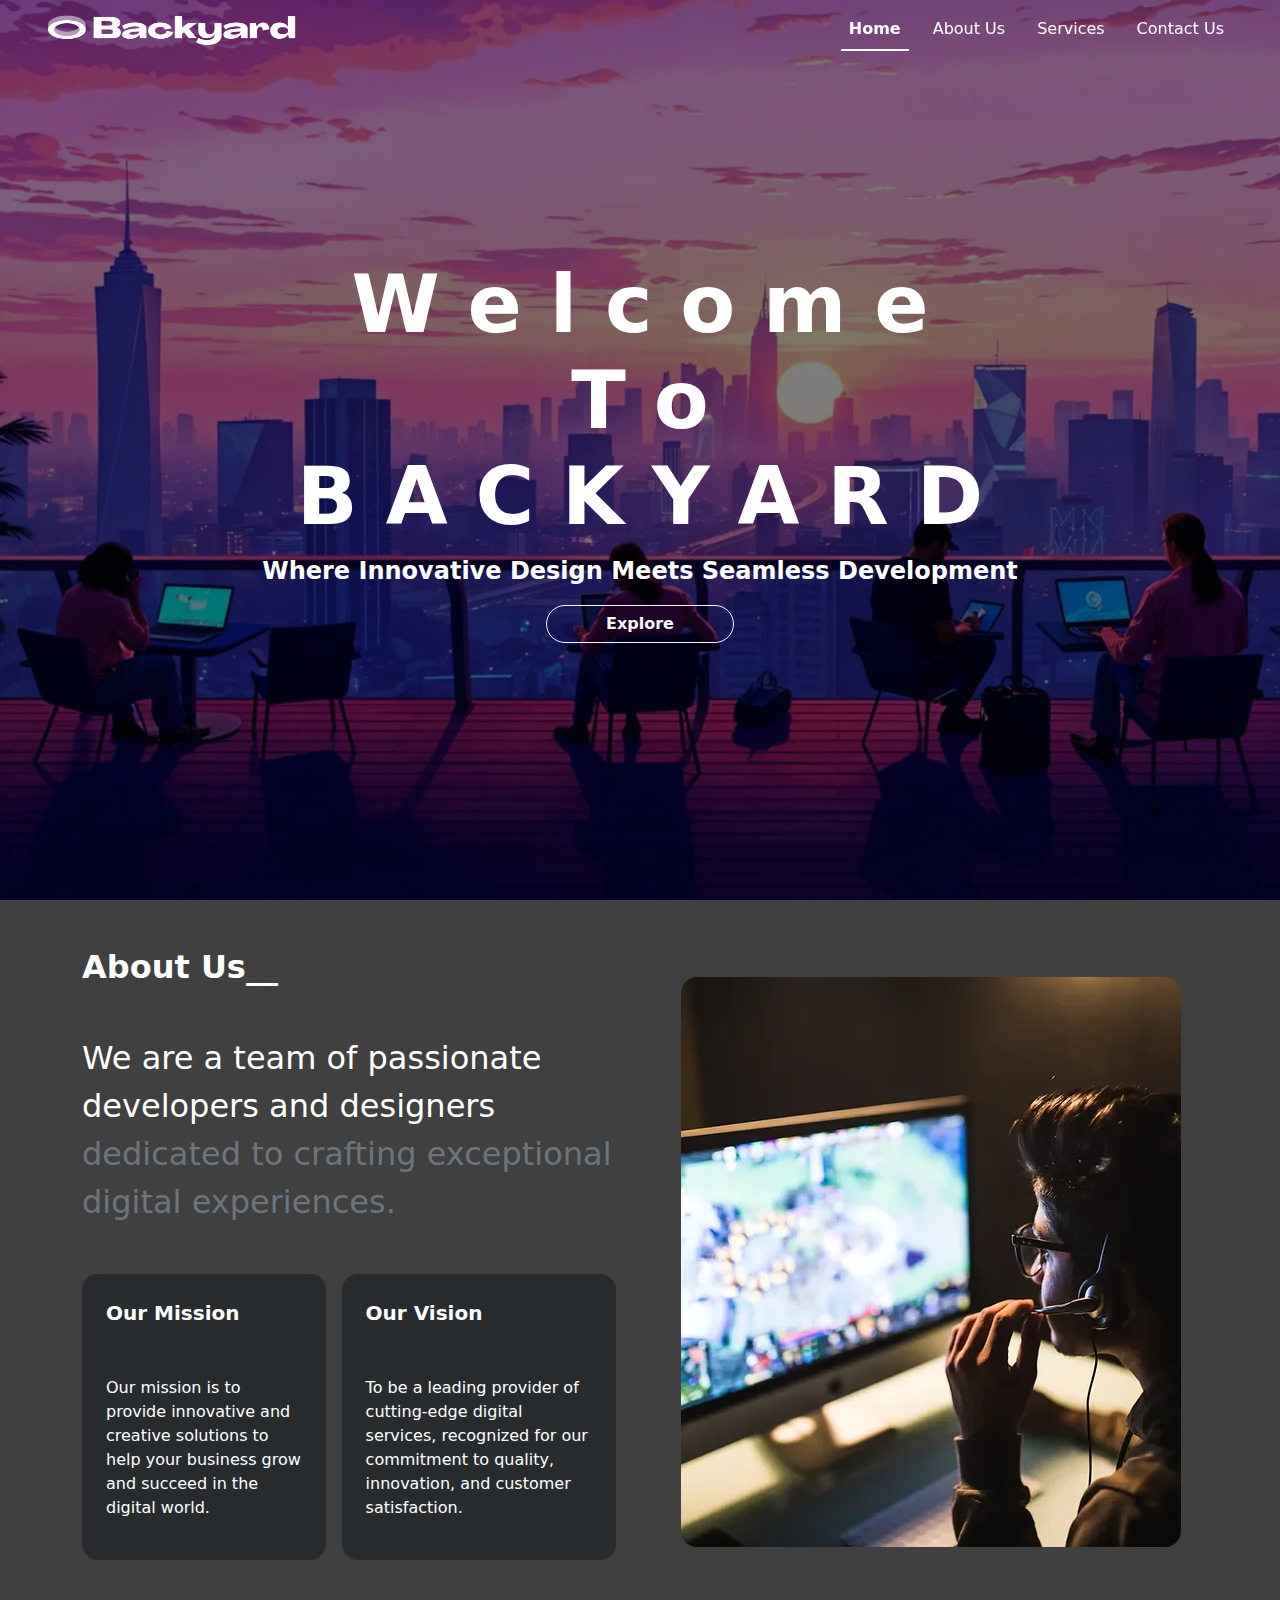
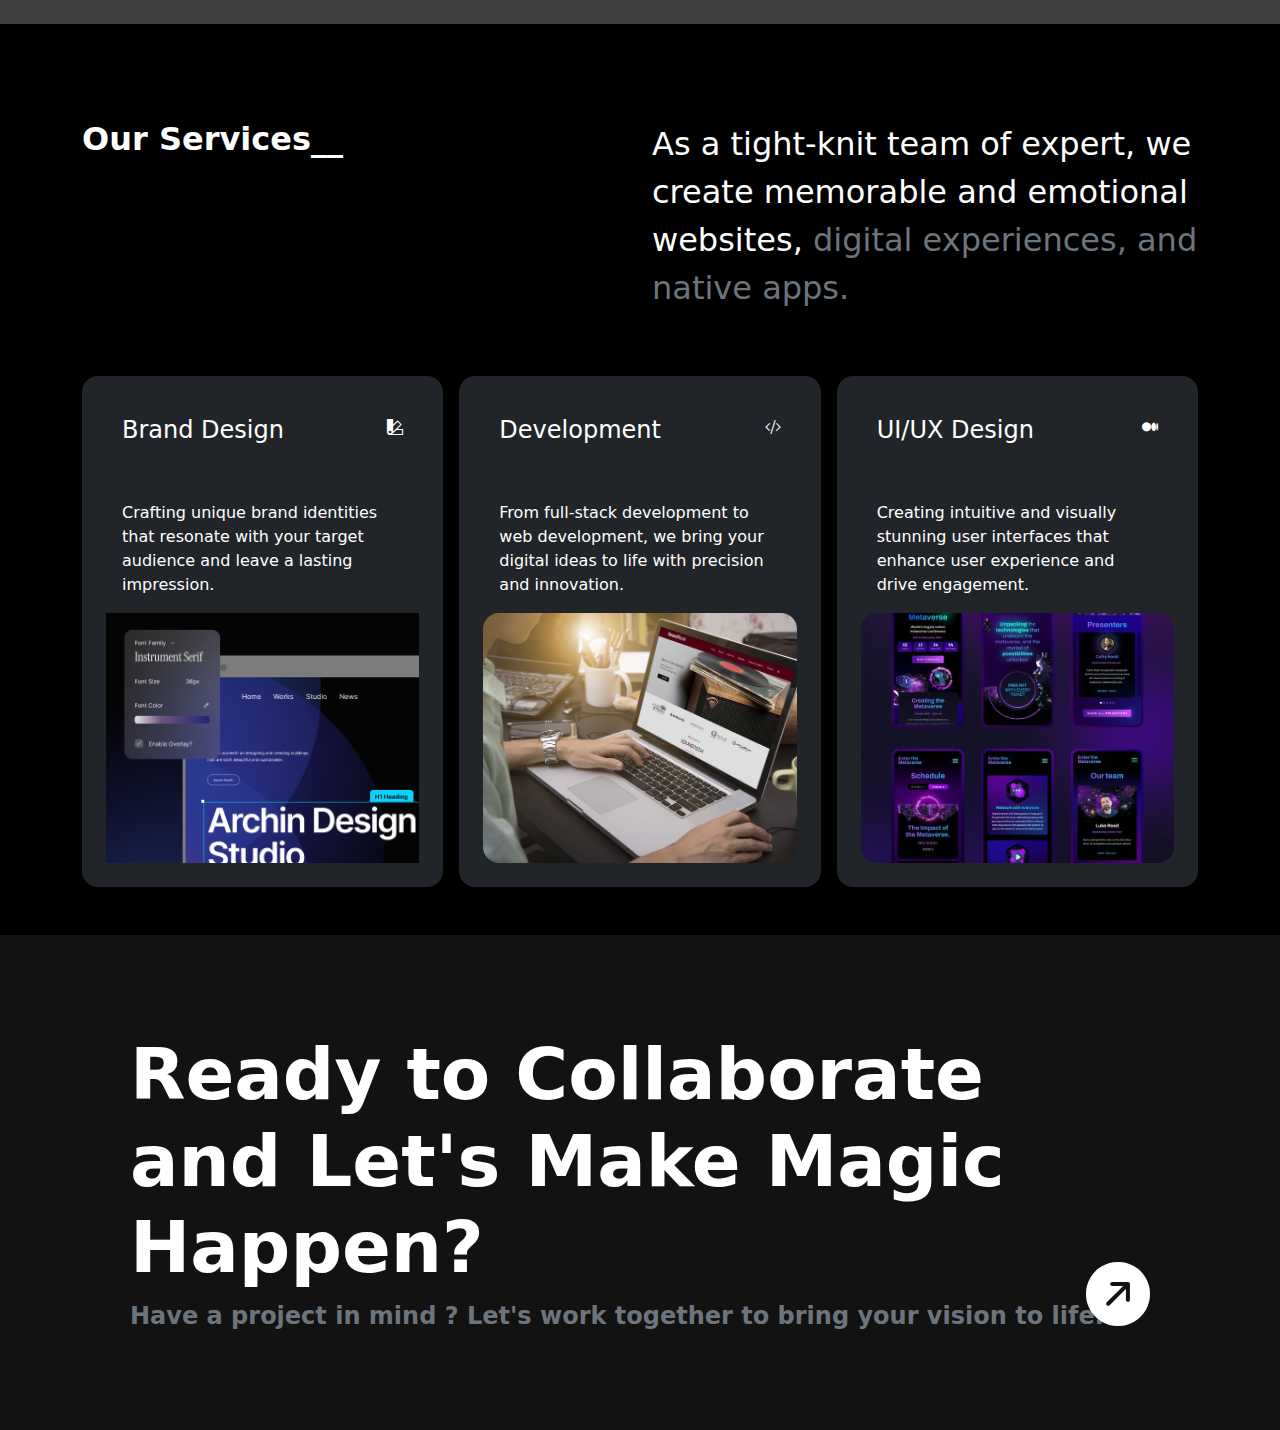
<file: backyard/index.html>
<!DOCTYPE html>
<html lang="en">
  <head>
    <meta charset="UTF-8" />
    <meta name="viewport" content="width=device-width, initial-scale=1.0" />
    <link rel="stylesheet" href="style/bootstrap.min.css" type="text/css" />
    <link rel="stylesheet" href="fonts/bt-icons/bootstrap-icons.min.css" type="text/css" />
    <link rel="stylesheet" href="style/style.css" />
    <title>Backyard</title>
  </head>
  <body>
    <!------------------ N A V I G A T I O N ------------------>
    <header>
      <nav id="myNavigation" class="navbar navbar-expand-lg fixed-top">
        <div class="container-fluid px-5">
          <a class="navbar-brand" href="#">
            <img src="images/backyard-logo-DqBWtrjd.webp" width="250px" alt="" />
          </a>
          <button
            class="navbar-toggler"
            type="button"
            data-bs-toggle="collapse"
            data-bs-target="#navbarSupportedContent"
            aria-controls="navbarSupportedContent"
            aria-expanded="false"
            aria-label="Toggle navigation">
            <span class="navbar-toggler-icon"></span>
          </button>
          <div class="collapse navbar-collapse" id="navbarSupportedContent">
            <ul class="navbar-nav ms-auto mb-2 mb-lg-0 nav-underline">
              <li class="nav-item">
                <a class="nav-link active text-white" href="#homePage">Home</a>
              </li>
              <li class="nav-item">
                <a class="nav-link text-white" href="#aboutUs">About Us</a>
              </li>
              <li class="nav-item">
                <a class="nav-link text-white" href="#services">Services</a>
              </li>
              <li class="nav-item">
                <a class="nav-link text-white" href="#contact-us">Contact Us</a>
              </li>
            </ul>
          </div>
        </div>
      </nav>
    </header>

    <!------------------ N A V I G A T I O N ------------------>
    <main>
      <article id="onePage" data-bs-spy="scroll" data-bs-target="#myNavigation">
        <!------------------ H O M E - P A G E ------------------>
        <section id="homePage">
          <div class="home-inner vh-100 d-flex justify-content-center align-items-center">
            <div class="home-page-items">
              <div class="home-page-heading text-center">
                <h1 class="text-white display-1 fw-bold ">
                  W e l c o m e <br>
                  T o <br>
                  B A C K Y A R D
                </h1>
              </div>
              <div class="sub-heading text-center">
                <p class="fs-4 text-white fw-semibold">Where Innovative Design Meets Seamless Development</p>
                <a href="#" class="btn btn-outline-light fw-semibold w-25 rounded-pill">Explore</a>
              </div>
            </div>
          </div>
        </section>
        <!------------------ H O M E - P A G E - E N D ----------------->

        <!------------------ A B O U T - U S ----------------->

        <section id="aboutUs" class="overflow-x-hidden bg-black bg-opacity-75 py-5">
          <div class="container">
            <div class="row g-5 align-items-center">
              <div class="col-12 col-sm-12 col-md-6 col-lg-6">
                <div class="aboutUs-title">
                  <h2 class="text-white fw-semibold">About Us__</h2>
                  <p class="text-white fs-2 my-5">
                    We are a team of passionate developers and designers
                    <span class="text-secondary">dedicated to crafting exceptional digital experiences.</span>
                  </p>
                </div>
                <div class="aboutUs-item">
                  <ul class="list-unstyled d-flex gap-3">
                    <li class="text-bg-dark p-4 rounded-4">
                      <p class="fw-bold fs-5 text-white">Our Mission</p>
                      <p class="mt-5">
                        Our mission is to provide innovative and creative solutions to help your business grow and succeed in the digital world.
                      </p>
                    </li>
                    <li class="text-bg-dark p-4 rounded-4">
                      <p class="fw-bold fs-5">Our Vision</p>
                      <p class="mt-5">
                        To be a leading provider of cutting-edge digital services, recognized for our commitment to quality, innovation, and customer
                        satisfaction.
                      </p>
                    </li>
                  </ul>
                </div>
              </div>
              <div class="col-12 col-sm-12 col-md-6 col-lg-6">
                <div class="aboutUs-Img d-flex">
                  <img src="./images/aboutUs.webp" class="img-fluid mx-auto rounded-4" alt="" />
                </div>
              </div>
            </div>
          </div>
        </section>

        <!------------------ A B O U T - U S - E N D ---------------->

        <!------------------ S E R V I C E S ----------------->

        <section id="services" class="bg-black py-5">
          <div class="container">
            <div class="services-title my-5">
              <div class="row">
                <div class="col-12 col-sm-12 col-md-6 col-lg-6">
                  <h2 class="text-white fw-semibold">Our Services__</h2>
                </div>
                <div class="col-12 col-sm-12 col-md-6 col-lg-6">
                  <p class="text-white fs-2">
                    As a tight-knit team of expert, we create memorable and emotional websites,
                    <span class="text-secondary"> digital experiences, and native apps. </span>
                  </p>
                </div>
              </div>
            </div>
            <div class="services-inner mt-5">
              <div class="row g-3">
                <div class="col-12 col-sm-12 col-md-4 col-lg-4">
                  <div class="services-item">
                    <div class="card p-4 border-0 text-bg-dark rounded-4">
                      <div class="card-body">
                        <div class="card-title d-flex justify-content-between">
                          <h5 class="fs-4">Brand Design</h5>
                          <i class="bi bi-palette2"></i>
                        </div>
                        <p class="card-text mt-5">
                          Crafting unique brand identities that resonate with your target audience and leave a lasting impression.
                        </p>
                      </div>
                      <img src="./images/services-1.png" class="img-fluid" alt="..." />
                    </div>
                  </div>
                </div>
                <div class="col-12 col-sm-12 col-md-4 col-lg-4">
                  <div class="services-item">
                    <div class="card p-4 border-0 text-bg-dark rounded-4">
                      <div class="card-body">
                        <div class="card-title d-flex justify-content-between">
                          <h5 class="fs-4">Development</h5>
                          <i class="bi bi-code-slash"></i>
                        </div>
                        <p class="card-text mt-5">
                          From full-stack development to web development, we bring your digital ideas to life with precision and innovation.
                        </p>
                      </div>
                      <img src="./images/services-2.jpg" class="img-fluid rounded-4" alt="..." />
                    </div>
                  </div>
                </div>
                <div class="col-12 col-sm-12 col-md-4 col-lg-4">
                  <div class="services-item">
                    <div class="card p-4 border-0 text-bg-dark rounded-4">
                      <div class="card-body">
                        <div class="card-title d-flex justify-content-between">
                          <h5 class="fs-4">UI/UX Design</h5>
                          <i class="bi bi-medium"></i>
                        </div>
                        <p class="card-text mt-5">
                          Creating intuitive and visually stunning user interfaces that enhance user experience and drive engagement.
                        </p>
                      </div>
                      <img src="./images/services-3.jpg" class="img-fluid rounded-4" alt="..." />
                    </div>
                  </div>
                </div>
              </div>
            </div>
          </div>
        </section>

        <!------------------ S E R V I C E S - E N D ----------------->

        <!------------------ C O N T A C T - U S ----------------->

        <section class="py-5 text-white" id="contact-us">
          <div class="container">
            <div class="position-relative">
              <div class="my-5 ps-5">
                <h2 class="display-2 fw-semibold">
                  Ready to Collaborate <br />
                  and Let's Make Magic Happen?
                </h2>
                <p class="fs-4 text-secondary fw-semibold">Have a project in mind ? Let's work together to bring your vision to life.</p>
              </div>
              <div class="position-absolute bottom-0 end-0 display-3 me-5 text-white" data-bs-toggle="modal" data-bs-target="#contactModal">
                <i class="bi bi-arrow-up-right-circle-fill"></i>
              </div>

              <div class="modal fade" id="contactModal" tabindex="-1">
                <div class="modal-dialog  modal-dialog-centered modal-lg">
                  <div class="modal-content bg-dark">
                    <div class="modal-header">
                      <h2 class="modal-title fs-5" id="exampleModalLabel">Contact Us</h2>
                      <button class="btn-close bg-secondary rounded-circle" data-bs-dismiss="modal"></button>
                    </div>
                    <div class="modal-body p-5">
                      <h2 class="text-center">We’re just a Conversation away!</h2>
                      <p class="text-center mb-5">Have questions or want to work with us? Drop us a message!</p>
                      <form action="#">
                        <div class="mb-3">
                          <label for="formGroupExampleInput" class="form-label">Name</label>
                          <input type="text" class="form-control" id="formGroupExampleInput" placeholder="Enter your name" />
                        </div>
                        <div class="mb-3">
                          <label for="formGroupExampleInput2" class="form-label">Email</label>
                          <input type="text" class="form-control" id="formGroupExampleInput2" placeholder="Enter your email" />
                        </div>
                        <div class="mb-3">
                          <label for="message" class="form-label">Message</label>
                          <textarea id="message" class="form-control" placeholder="Enter your message"></textarea>
                        </div>
                        <button type="submit" class="btn btn-outline-light fw-semibold">Send message</button>
                      </form>
                    </div>
                  </div>
                </div>
              </div>
            </div>
          </div>
        </section>

        <!------------------ C O N T A C T - U S - E N D ---------------->
      </article>
    </main>
    <footer></footer>

    <script src="script/bootstrap.bundle.min.js" type="text/javascript"></script>
    <script src="script/script.js" type="text/javascript"></script>
  </body>
</html>
</file>
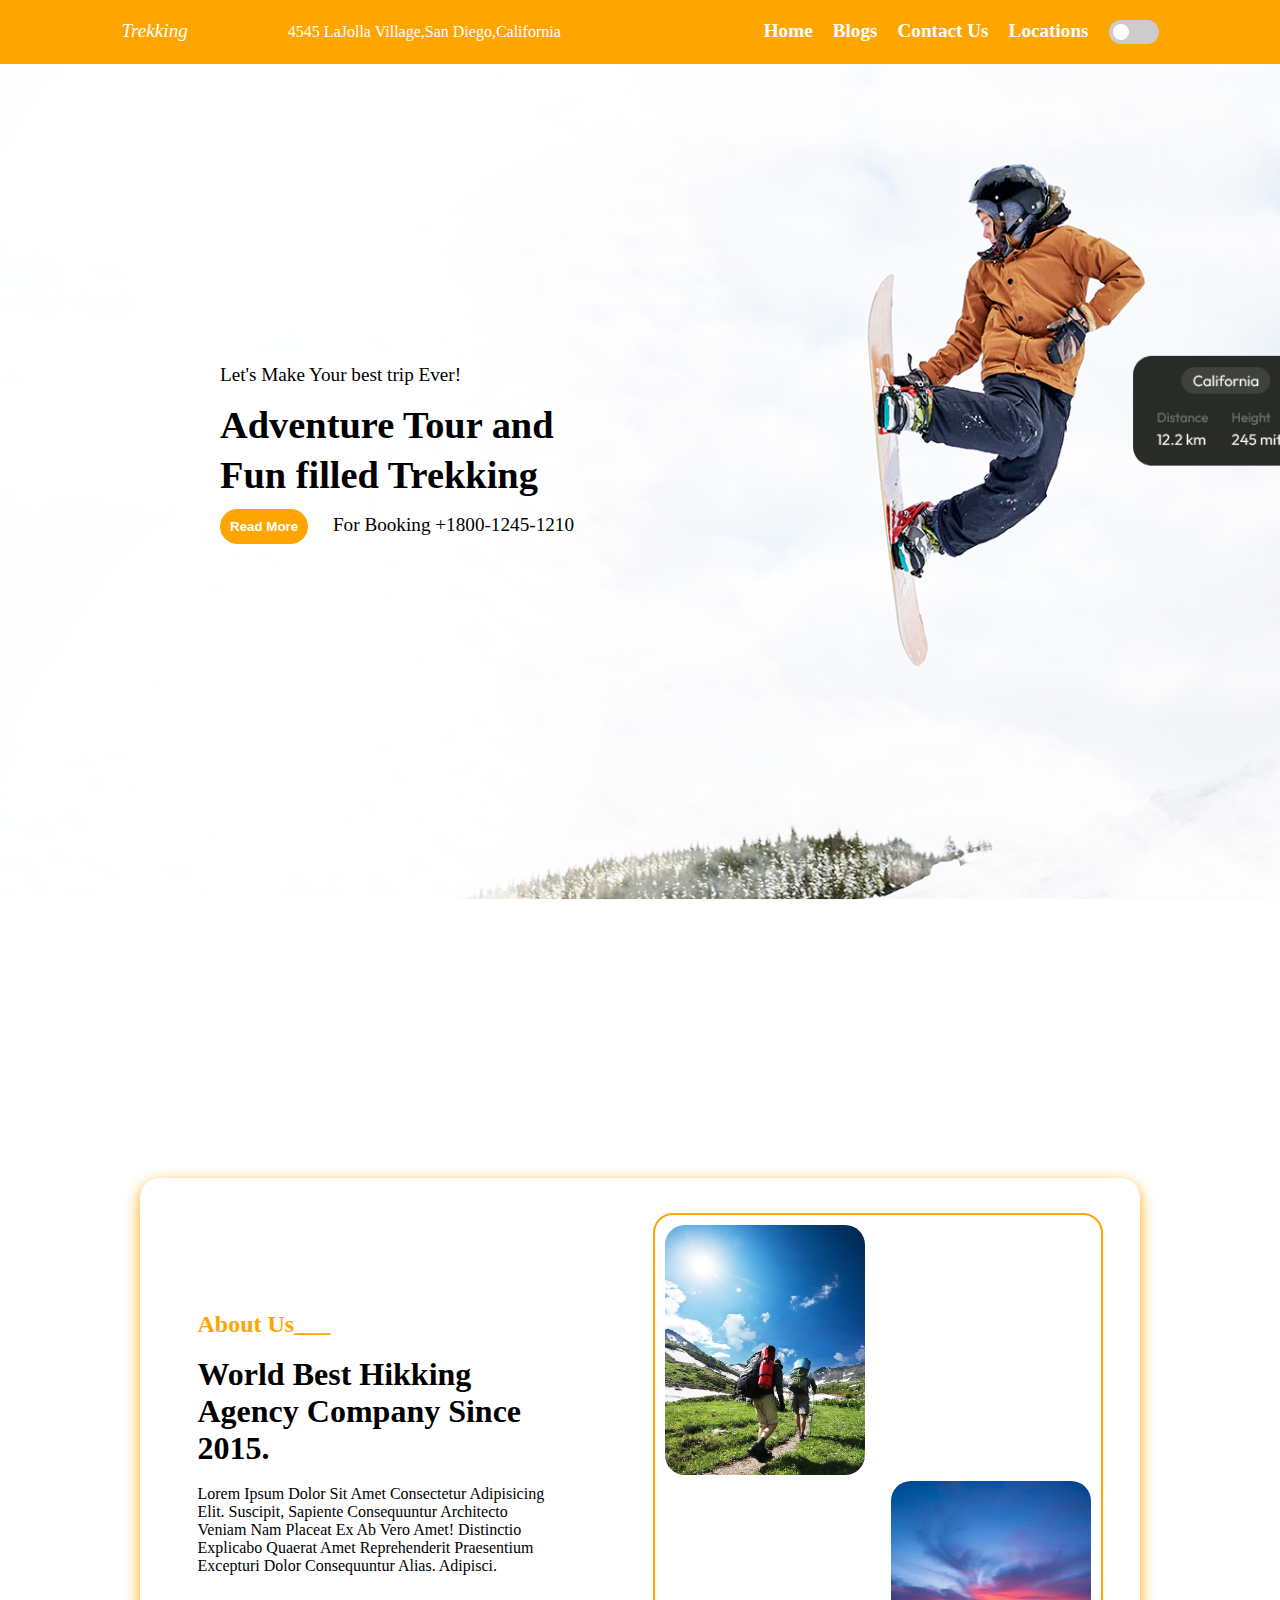
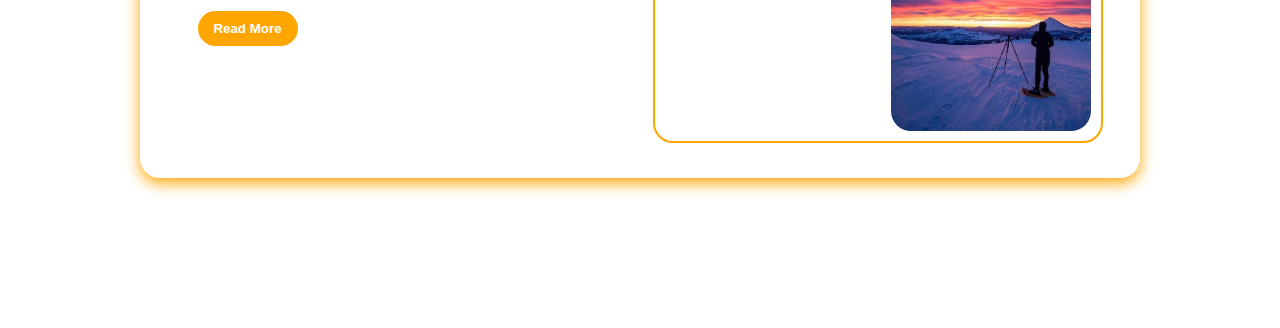
<file: hiking-website/index.html>
<!DOCTYPE html>
<html lang="en">
  <head>
    <link rel="stylesheet" href="style.css" />
    <link
      rel="stylesheet"
      href="https://cdnjs.cloudflare.com/ajax/libs/font-awesome/6.5.2/css/all.min.css"
      integrity="sha512-SnH5WK+bZxgPHs44uWIX+LLJAJ9/2PkPKZ5QiAj6Ta86w+fsb2TkcmfRyVX3pBnMFcV7oQPJkl9QevSCWr3W6A=="
      crossorigin="anonymous"
      referrerpolicy="no-referrer"
    />
    <meta charset="UTF-8" />
    <meta name="viewport" content="width=device-width, initial-scale=1.0" />
    <title>hiking website</title>
  </head>
  <body>
    <!-------------- H E A D E R -------------->

    <header>
      <nav>
        <!----------- N A V I G A T I O N S - I C O N S ----------->
        <div class="nav-icons">
          <i class="fa-solid fa-mountain-sun"> trekking</i>

          <div id="location">
            <i class="fa-solid fa-location-dot"></i>
            <span>4545 LaJolla Village,San Diego,California</span>
          </div>
        </div>

        <!----------- N A V - B A R ----------->
        <div class="navigation">
          <a href="#">home</a>
          <a href="#about-us-content">blogs</a>
          <a href="#">contact us</a>
          <a href="#">locations</a>

          <!-- T H E M E - B U T T O N -->

          <label class="switch">
            <input type="checkbox">
            <span class="slider round"></span>
          </label>
          
        </div>
      </nav>
    </header>
    <!-------------- H E A D E R - E N D -------------->

    <!-------------- M A I N - B A N N E R -------------->

    <div class="main-banner">
      <div id="banner-content">
        <p>Let's Make Your best trip Ever!</p>
        <h1>Adventure Tour and Fun filled Trekking</h1>
        <button>read more</button>
        <span>For Booking +1800-1245-1210</span>
      </div>
    </div>

    <!-------------- A B O U T - U S -------------->

    <div class="about-us-banner">
      <div class="about-us-wrapper">
        <div id="about-us-content">
          <h2>about us___</h2>
          <br />
          <h1>World Best Hikking Agency Company Since 2015.</h1>
          <br />
          <p>
            Lorem ipsum dolor sit amet consectetur adipisicing elit. Suscipit,
            sapiente consequuntur architecto veniam nam placeat ex ab vero amet!
            Distinctio explicabo quaerat amet reprehenderit praesentium
            excepturi dolor consequuntur alias. Adipisci.
          </p>
          <br />
          <br />
          <button>read more</button>
        </div>

        <div id="images">
          <img src="./images/about_us.png" alt="hiking photo" />
          <img src="./images/about-us-2.jpeg" alt="hiking photo" />
        </div>
      </div>
    </div>

    <script
      src="https://cdnjs.cloudflare.com/ajax/libs/jquery/3.7.1/jquery.min.js"
      integrity="sha512-v2CJ7UaYy4JwqLDIrZUI/4hqeoQieOmAZNXBeQyjo21dadnwR+8ZaIJVT8EE2iyI61OV8e6M8PP2/4hpQINQ/g=="
      crossorigin="anonymous"
      referrerpolicy="no-referrer"
    ></script>
    <script src="./jquery.js"></script>
  </body>
</html>
</file>
<file: Apple clone/style/style.css>
*{
    margin: 0%;
    padding: 0%;
    box-sizing: border-box;
    /* outline: 1px solid red; */
}

.gradient-txt{
    background-image: linear-gradient(to right, aqua, rgb(253, 65, 253), red);
    background-clip: text;
    color: transparent;
}

/* N A V B A R */

.navbar{
    background: rgba(0, 0, 0, 0.816);
    backdrop-filter: blur(20px);   
}

/* N A V B A R */

/* S H O P P I N G - S E C T I O N */

.shopping-item .card img{
    object-fit: cover;
    height: 38rem;
}

/* S H O P P I N G - S E C T I O N */

/* C A R O U S E L */

.carousel-item{
    height: 40rem;
    position: relative;
}

/* C A R O U S E L */

/* S T O R E - S E C T I O N */

#carouselExample .card{
  width: 400px;
  height: 500px;
}

#carouselExample2 .card{
    width: 500px;
    height: 500px;
}

#carouselExample3 .card{
    width: 25rem;
    height: 18rem;
}

#carouselExample,
#carouselExample2,
#carouselExample3{
    scrollbar-width: none;
}

tr {
  display: flex;
  justify-content: space-between;
  border-bottom: 1px solid black;
  padding: 10px;
}

/* S T O R E - S E C T I O N */

.rotate{
    transform: rotateZ(45deg);
    transition: 0.2s ease;
    transform-origin: center;
    
}
</file>
<file: backyard/style/style.css>
*{
    margin: 0%;
    padding: 0%;
    box-sizing: border-box;
}

@font-face {
    font-family: origin;
    src: url('../fonts/Peristiwa.otf');
}


#onePage{
    background-image:  url("../images/hero-bg.png");
    background-repeat: no-repeat;
    background-size: cover;
    background-attachment: fixed;
    width: 100%;
}

.scrolled{
    background-color: black;
    transition: 0.3s;
}

.services-item:hover{
    transform: translateY(-10px);
    transition: 0.3s;
}

#homePage .btn:hover{
    transform: scale(1.1);
    transition: 0.3s;
}

form button:hover{
    transform: scale(1.1);
    transition: 0.3s; 
}

.services-item img{
    height: 250px;
    object-fit: cover;
}

#contact-us{
    background-color: rgb(18, 18, 18);
}
</file>
<file: hiking-website/style.css>
* {
  margin: 0%;
  padding: 0%;
  box-sizing: border-box;
  scroll-behavior: smooth;
  scrollbar-width: none;
}

body.light-mode {
  background-color: white;
}

body.dark-mode {
  background-color: black;
  color: white;
}

/* -------------- H E A D E R -------------- */

header {
  position: fixed;
  width: 100%;
  z-index: 10;
}

nav {
  display: flex;
  justify-content: space-around;
  padding: 20px;
  font-size: larger;
  text-transform: capitalize;
  background-color: orange;
  color: white;
}

.navigation a {
  text-decoration: none;
  font-weight: bolder;
  color: white;
}

.navigation {
  display: flex;
  gap: 20px;
}

.nav-icons {
  display: flex;
  gap: 100px;
}

#location > span {
  font-size: medium;
}

#toggle-theme {
  padding: 0px 10px;
  border-radius: 20px;
  text-transform: capitalize;
}

/* -------------- M A I N - B A N N E R -------------- */

.main-banner {
  width: 100%;
  height: 100vh;
  background-image: url("./images/home-page-1.png");
  background-size: cover;
  background-repeat: no-repeat;
  background-position: center;
  display: flex;
  flex-direction: column;
  justify-content: center;
  color: black;
}

#banner-content {
  width: 400px;
  height: auto;
  margin-left: 200px;
  line-height: 50px;
  padding: 20px;
  font-size: larger;
}

#banner-content button {
  padding: 10px;
  border-radius: 20px;
  background-color: orange;
  border: none;
  color: white;
  text-transform: capitalize;
  font-weight: bold;
  margin-right: 20px;
  cursor: pointer;
}

/* -------------- A B O U T - U S - B A N N E R -------------- */

.about-us-banner {
  display: flex;
  justify-content: center;
  align-items: center;
  height: 100vh;
  margin-top: 10%;
}

.about-us-wrapper {
  display: flex;
  border-radius: 20px;
  justify-content: space-around;
  align-items: center;
  width: 1000px;
  height: 600px;
  box-shadow: orange 0px 5px 15px;
}

/* ------------------- C O N T E N T ------------------ */

#about-us-content {
  display: flex;
  padding: 20px;
  flex-direction: column;
  justify-content: center;
  width: 400px;
  height: 500px;
  text-transform: capitalize;
}

#about-us-content h2 {
  color: orange;
}

#about-us-content button {
  width: 100px;
  padding: 10px;
  border-radius: 20px;
  background-color: orange;
  border: none;
  color: white;
  text-transform: capitalize;
  font-weight: bold;
  cursor: pointer;
}

/* -------------- I M A G E S ---------------- */

.about-us-wrapper img:nth-child(1) {
  width: 200px;
  height: 250px;
  border-radius: 20px;
  position: absolute;
}

.about-us-wrapper img:nth-child(2) {
  width: 200px;
  height: 250px;
  border-radius: 20px;
  position: absolute;
  bottom: 10px;
  right: 10px;
}

#images {
  border: 2px solid orange;
  padding: 10px;
  width: 450px;
  height: 530px;
  border-radius: 20px;
  position: relative;
}

/* ------------------ E X P L O R E - A C T I V I T I E S ----------------- */

#activities-background {
  width: 100%;
  height: 100vh;
  display: flex;
  align-items: center;
  flex-direction: column;
}

.activities-container{
  display: flex;
  flex-wrap: wrap;
  gap: 20px;
  justify-content: space-evenly;
}

.activities-heading{
  text-transform: capitalize;
}

.activities-heading>h2{
  color: orange;
}

.activity-card {
  width: 450px;
  height: 560px;
  border-radius: 20px;
  overflow: hidden;
  margin-top: 50px;
  position: relative; 
  box-shadow: orange 0px 5px 15px;
}

.activity-card > img {
  width: 450px;
  height: 300px;
}

.activity-card-content{
  display: flex;
  justify-content: space-evenly;
}

.activity-details{
  width: 400px;
  height: 300px;
  font-size: large;
  padding: 20px;
  text-transform: capitalize;
}

.activity-review{
  border: 1px solid orange;
  display: flex;
  justify-content: center;
  align-items: center;
  flex-direction: column;
  background-color: orange;
  color: white;
  height: 50px;
  width: 50px;
  padding: 40px;
  right: 20px;
  top: 255px;
  position:absolute;
  border-radius: 50%;
}

/* ----------- T O G G L E - T H E M E ---------------- */

.switch {
  position: relative;
  display: inline-block;
  width: 50px;
  height: 24px;
}

.switch input {
  opacity: 0;
  width: 0;
  height: 0;
}

.slider {
  position: absolute;
  cursor: pointer;
  top: 0;
  left: 0;
  right: 0;
  bottom: 0;
  background-color: #ccc;
  transition: 0.4s;
}

.slider:before {
  position: absolute;
  content: "";
  height: 16px;
  width: 16px;
  left: 4px;
  bottom: 4px;
  background-color: white;
  transition: 0.4s;
}

input:checked + .slider {
  background-color: yellow;
}

input:focus + .slider {
  box-shadow: 0 0 1px yellow;
}

input:checked + .slider:before {
  transform: translateX(26px);
}

/* Rounded sliders */
.slider.round {
  border-radius: 34px;
}

.slider.round:before {
  border-radius: 50%;
}
</file>
